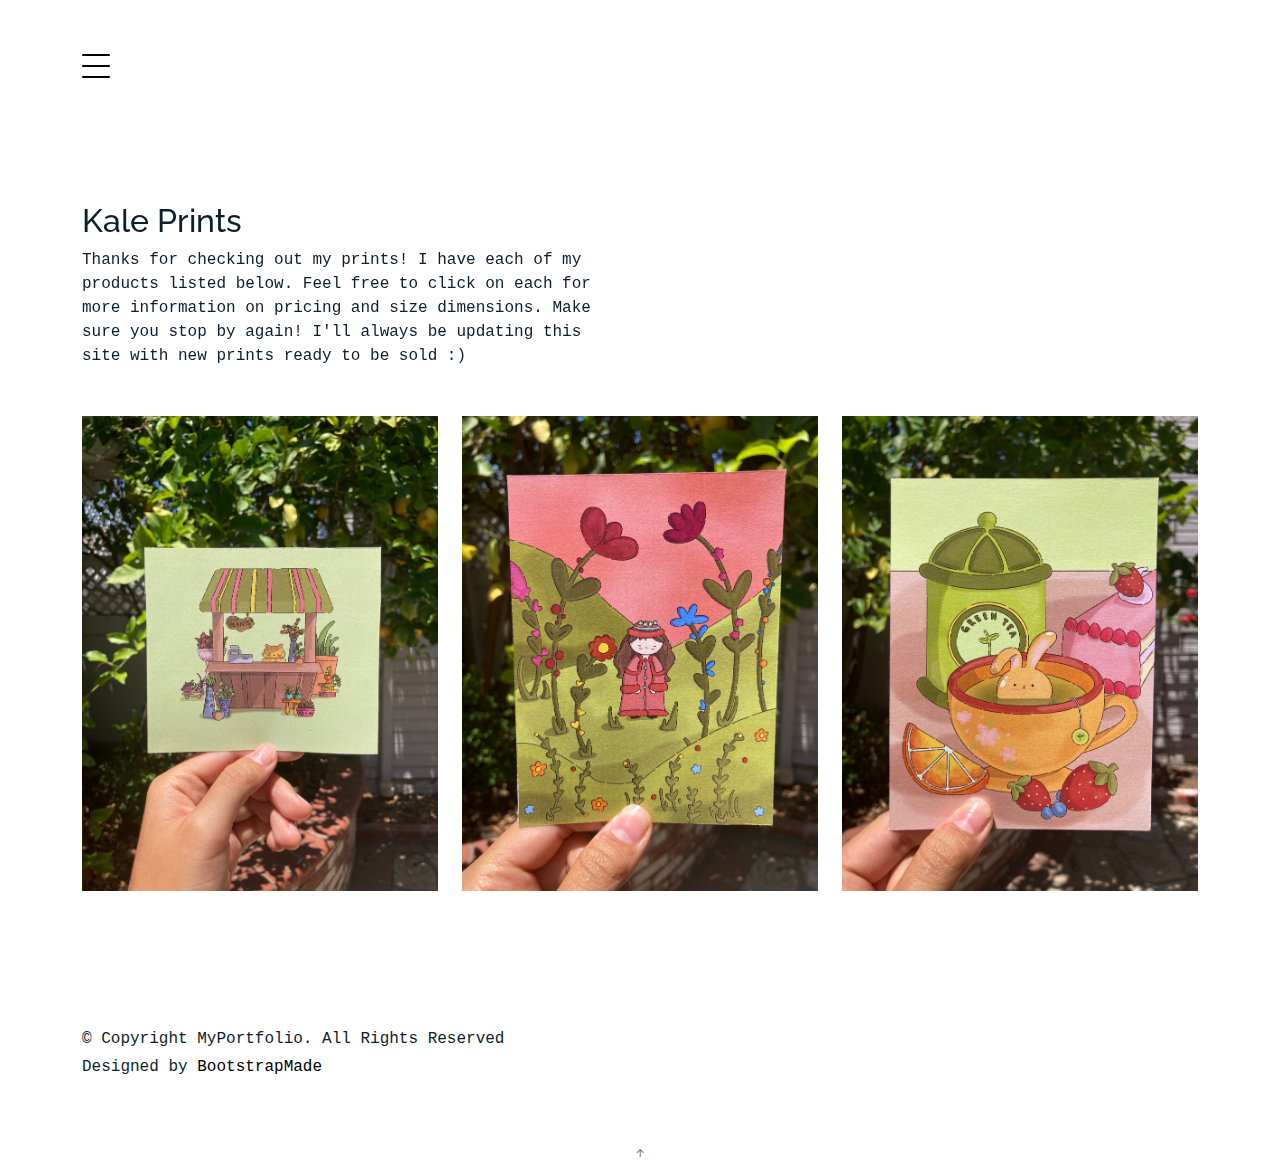
<file: index.html>
<!DOCTYPE html>
<html lang="en">

<head>
  <meta charset="utf-8">
  <meta content="width=device-width, initial-scale=1.0" name="viewport">

  <title>Kale Prints</title>
  <meta content="" name="description">
  <meta content="" name="keywords">

  <!-- Favicons -->
  <link href="assets/img/favicon.png" rel="icon">
  <link href="assets/img/apple-touch-icon.png" rel="apple-touch-icon">

  <!-- Google Fonts -->
  <link href="https://fonts.googleapis.com/css?family=https://fonts.googleapis.com/css?family=Inconsolata:400,500,600,700|Raleway:400,400i,500,500i,600,600i,700,700i" rel="stylesheet">

  <!-- Vendor CSS Files -->
  <link href="assets/vendor/aos/aos.css" rel="stylesheet">
  <link href="assets/vendor/bootstrap/css/bootstrap.min.css" rel="stylesheet">
  <link href="assets/vendor/bootstrap-icons/bootstrap-icons.css" rel="stylesheet">
  <link href="assets/vendor/swiper/swiper-bundle.min.css" rel="stylesheet">

  <!-- Template Main CSS File -->
  <link href="assets/css/style.css" rel="stylesheet">

  <!-- =======================================================
  * Template Name: MyPortfolio - v4.7.0
  * Template URL: https://bootstrapmade.com/myportfolio-bootstrap-portfolio-website-template/
  * Author: BootstrapMade.com
  * License: https://bootstrapmade.com/license/
  ======================================================== -->
</head>

<body>

  <!-- ======= Navbar ======= -->
  <div class="collapse navbar-collapse custom-navmenu" id="main-navbar">
    <div class="container py-2 py-md-5">
      <div class="row align-items-start">
        <div class="col-md-2">
          <ul class="custom-menu">
            <li class="active"><a href="index.html">Home</a></li>
            <li><a href="about.html">About Me</a></li>
            <li><a href="contact.html">Contact</a></li>
	
          </ul>
        </div>
     
        <div class="col-md-4 d-none d-md-block">
          <h3>How to Order</h3>
          <p>DM <b>@kale.prints</b> on Instagram or email <b>kaleprints@gmail.com</b> your order. Payments are made to @kale-prints through Venmo. </p>
       </div>
      </div>

    </div>
  </div>

  <nav class="navbar navbar-light custom-navbar">
    <div class="container">
    
      <a href="#" class="burger" data-bs-toggle="collapse" data-bs-target="#main-navbar">
        <span></span>
      </a>
    </div>
  </nav>

  <main id="main">

    <!-- ======= Works Section ======= -->
    <section class="section site-portfolio">
      <div class="container">
        <div class="row mb-5 align-items-center">
          <div class="col-md-12 col-lg-6 mb-4 mb-lg-0" data-aos="fade-up">
            <h2>Kale Prints</h2>
            <p class="mb-0">Thanks for checking out my prints! I have each of my products listed below. Feel free to click on each for more information on pricing and size dimensions. 
			Make sure you stop by again! I'll always be updating this site with new prints ready to be sold :)</p>
          </div>
        
        </div>
        <div id="portfolio-grid" class="row no-gutter" data-aos="fade-up" data-aos-delay="200">
          <div class="item web col-sm-6 col-md-4 col-lg-4 mb-4">
            <a href="kikis-plants.html" class="item-wrap fancybox">
              <div class="work-info">
                <h3>Kiki's Plants</h3>
              </div>
              <img class="img-fluid" src="kiki.jpg">
            </a>
          </div>
         
          <div class="item branding col-sm-6 col-md-4 col-lg-4 mb-4">
            <a href="flower-fields.html" class="item-wrap fancybox">
              <div class="work-info">
                <h3>Flower Fields</h3>
              </div>
              <img class="img-fluid" src="flower.jpg">
            </a>
          </div>
          <div class="item design col-sm-6 col-md-4 col-lg-4 mb-4">
            <a href="green-tea-spa.html" class="item-wrap fancybox">
              <div class="work-info">
                <h3>Green Tea Spa</h3>
              </div>
              <img class="img-fluid" src="spa.jpg">
            </a>
          </div>
         
        </div>
      </div>
    </section><!-- End  Works Section -->

 

   
  </main><!-- End #main -->

  <!-- ======= Footer ======= -->
  <footer class="footer" role="contentinfo">
    <div class="container">
      <div class="row">
        <div class="col-sm-6">
          <p class="mb-1">&copy; Copyright MyPortfolio. All Rights Reserved</p>
          <div class="credits">
            <!--
            All the links in the footer should remain intact.
            You can delete the links only if you purchased the pro version.
            Licensing information: https://bootstrapmade.com/license/
            Purchase the pro version with working PHP/AJAX contact form: https://bootstrapmade.com/buy/?theme=MyPortfolio
          -->
            Designed by <a href="https://bootstrapmade.com/">BootstrapMade</a>
          </div>
        </div>
       
      </div>
    </div>
  </footer>

  <a href="#" class="back-to-top d-flex align-items-center justify-content-center"><i class="bi bi-arrow-up-short"></i></a>

  <!-- Vendor JS Files -->
  <script src="assets/vendor/aos/aos.js"></script>
  <script src="assets/vendor/bootstrap/js/bootstrap.bundle.min.js"></script>
  <script src="assets/vendor/isotope-layout/isotope.pkgd.min.js"></script>
  <script src="assets/vendor/swiper/swiper-bundle.min.js"></script>
  <script src="assets/vendor/php-email-form/validate.js"></script>

  <!-- Template Main JS File -->
  <script src="assets/js/main.js"></script>

</body>

</html>
</file>
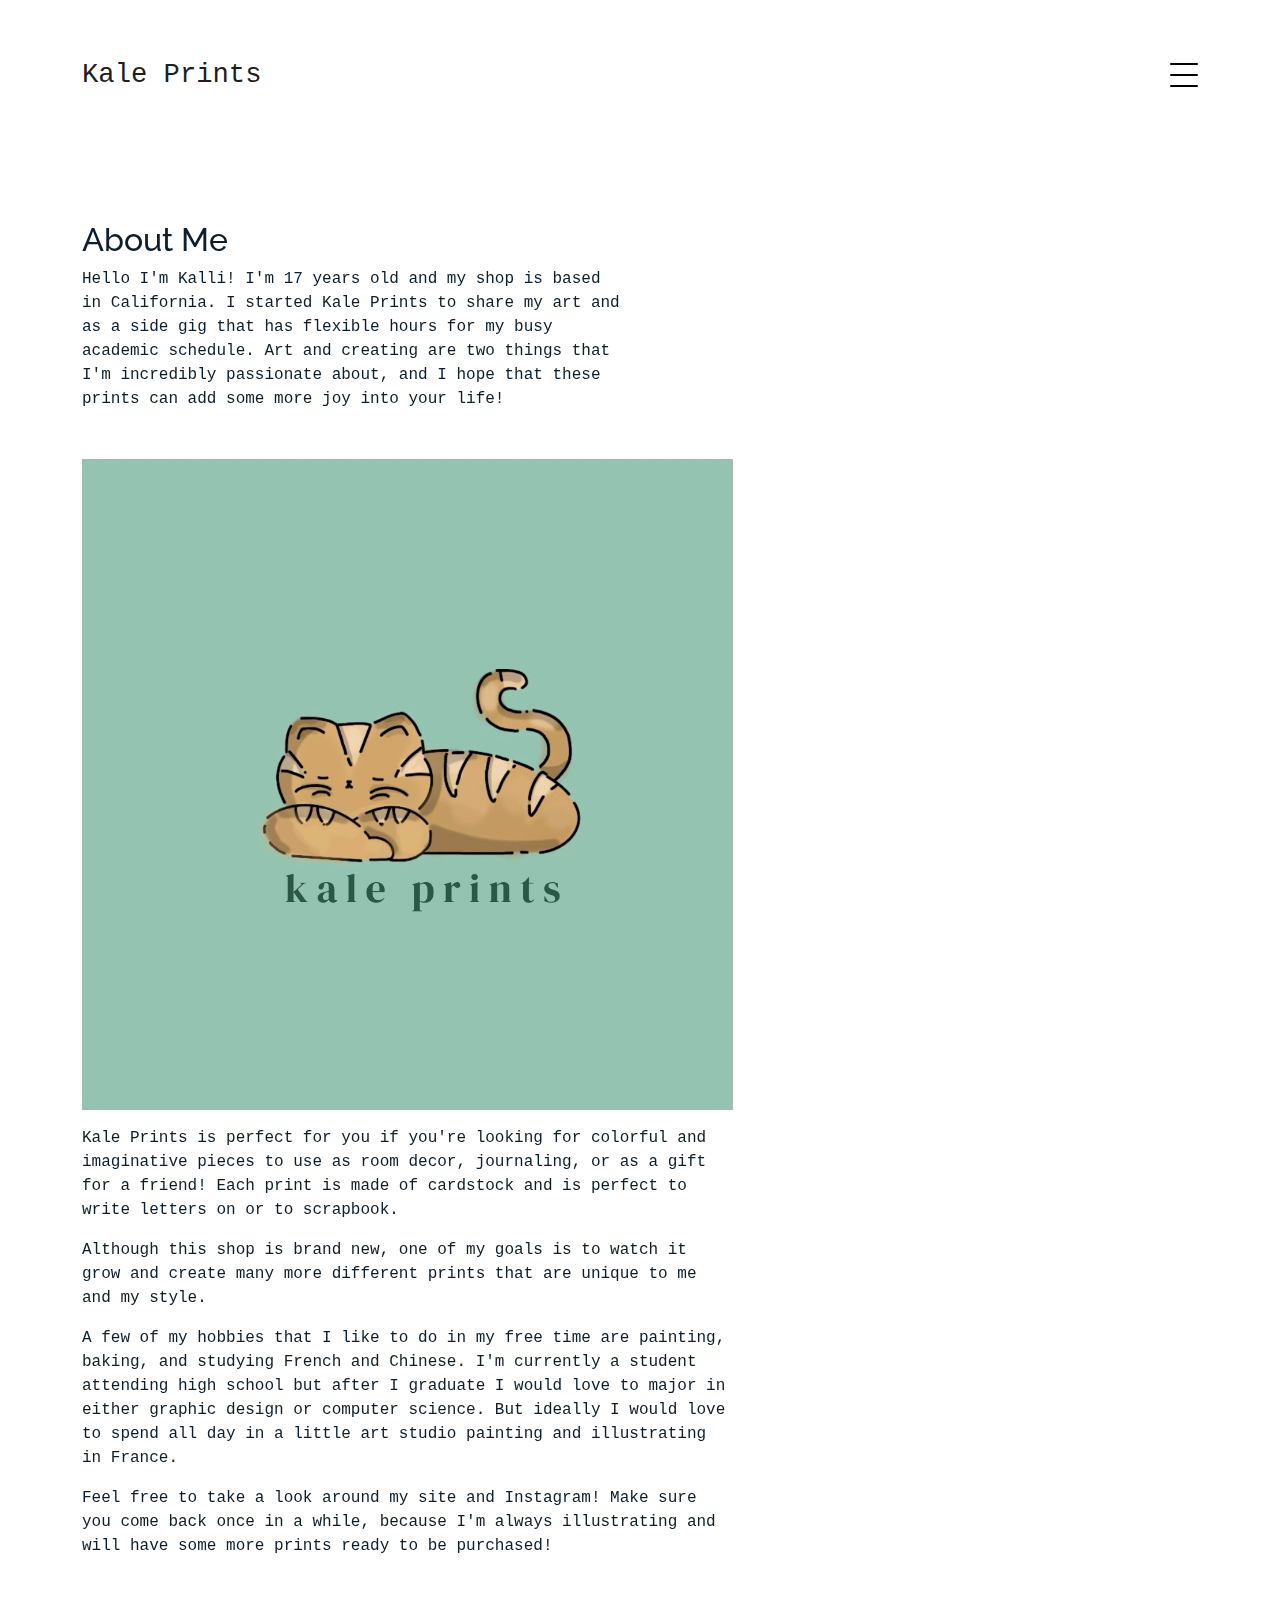
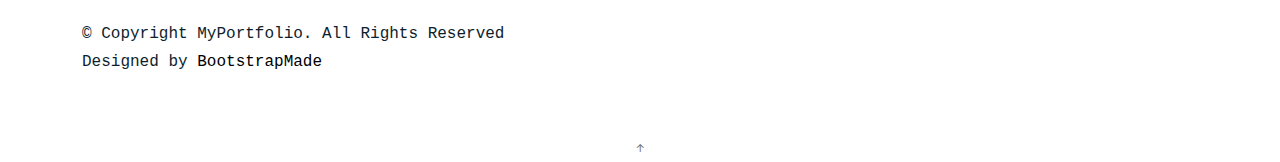
<file: about.html>
<!DOCTYPE html>
<html lang="en">

<head>
  <meta charset="utf-8">
  <meta content="width=device-width, initial-scale=1.0" name="viewport">

  <title>About Me</title>
  <meta content="" name="description">
  <meta content="" name="keywords">

  <!-- Favicons -->
  <link href="assets/img/favicon.png" rel="icon">
  <link href="assets/img/apple-touch-icon.png" rel="apple-touch-icon">

  <!-- Google Fonts -->
  <link href="https://fonts.googleapis.com/css?family=https://fonts.googleapis.com/css?family=Inconsolata:400,500,600,700|Raleway:400,400i,500,500i,600,600i,700,700i" rel="stylesheet">

  <!-- Vendor CSS Files -->
  <link href="assets/vendor/aos/aos.css" rel="stylesheet">
  <link href="assets/vendor/bootstrap/css/bootstrap.min.css" rel="stylesheet">
  <link href="assets/vendor/bootstrap-icons/bootstrap-icons.css" rel="stylesheet">
  <link href="assets/vendor/swiper/swiper-bundle.min.css" rel="stylesheet">

  <!-- Template Main CSS File -->
  <link href="assets/css/style.css" rel="stylesheet">

  <!-- =======================================================
  * Template Name: MyPortfolio - v4.7.0
  * Template URL: https://bootstrapmade.com/myportfolio-bootstrap-portfolio-website-template/
  * Author: BootstrapMade.com
  * License: https://bootstrapmade.com/license/
  ======================================================== -->
</head>

<body>

  <!-- ======= Navbar ======= -->
  <div class="collapse navbar-collapse custom-navmenu" id="main-navbar">
    <div class="container py-2 py-md-5">
      <div class="row align-items-start">
        <div class="col-md-2">
          <ul class="custom-menu">
            <li><a href="index.html">Home</a></li>
            <li class="active"><a href="about.html">About Me</a></li>
            <li><a href="contact.html">Contact</a></li>
			           
          </ul>
        </div>
        <div class="col-md-6 d-none d-md-block  mr-auto">
        
        </div>
       <div class="col-md-4 d-none d-md-block">
          <h3>How to Order</h3>
          <p>DM <b>@kale.prints</b> on Instagram or email <b>kaleprints@gmail.com</b> your order. Payments are made to @kale-prints through Venmo. </p>
       </div>
      </div>

    </div>
  </div>

  <nav class="navbar navbar-light custom-navbar">
    <div class="container">
      <a class="navbar-brand" href="index.html">Kale Prints</a>
      <a href="#" class="burger" data-bs-toggle="collapse" data-bs-target="#main-navbar">
        <span></span>
      </a>
    </div>
  </nav>

  <main id="main">

    <section class="section pb-5">
      <div class="container">
        <div class="row mb-5 align-items-end">
          <div class="col-md-6" data-aos="fade-up">

            <h2>About Me</h2>
            <p class="mb-0">Hello I'm Kalli! I'm 17 years old and my shop is based in California. I started Kale Prints to share my art and as a side gig that has flexible hours
			for my busy academic schedule. Art and creating are two things that I'm incredibly passionate about, and I hope that these prints can add some more joy into your life!</p>
          </div>

        </div>

          <div class="col-md-7 mb-5 mb-md-0" data-aos="fade-up">
            <p><img src="kale.PNG" alt="Image" class="img-fluid"></p>
			<p>Kale Prints is perfect for you if you're looking for colorful and imaginative pieces to use as room decor, journaling, or as a gift for a friend! Each print is made of 
				cardstock and is perfect to write letters on or to scrapbook. </p>
            <p>Although this shop is brand new, one of my goals is to watch it grow and create many more different prints that are unique to me and my style. </p>
            <p>A few of my hobbies that I like to do in my free time are painting, baking, and studying French and Chinese. I'm currently a student attending high school
			but after I graduate I would love to major in either graphic design or computer science. But ideally I would love to spend all day in a little art studio painting and 
			illustrating in France. </p>
            <p>Feel free to take a look around my site and Instagram! Make sure you come back once in a while, because I'm always illustrating and will have some more prints ready to be purchased!</p>
      
       
          </div>

        </div>

      </div>

    </section>

  </main><!-- End #main -->

  <!-- ======= Footer ======= -->
  <footer class="footer" role="contentinfo">
    <div class="container">
      <div class="row">
        <div class="col-sm-6">
          <p class="mb-1">&copy; Copyright MyPortfolio. All Rights Reserved</p>
          <div class="credits">
            <!--
            All the links in the footer should remain intact.
            You can delete the links only if you purchased the pro version.
            Licensing information: https://bootstrapmade.com/license/
            Purchase the pro version with working PHP/AJAX contact form: https://bootstrapmade.com/buy/?theme=MyPortfolio
          -->
            Designed by <a href="https://bootstrapmade.com/">BootstrapMade</a>
          </div>
        </div>
       
      </div>
    </div>
  </footer>

  <a href="#" class="back-to-top d-flex align-items-center justify-content-center"><i class="bi bi-arrow-up-short"></i></a>

  <!-- Vendor JS Files -->
  <script src="assets/vendor/aos/aos.js"></script>
  <script src="assets/vendor/bootstrap/js/bootstrap.bundle.min.js"></script>
  <script src="assets/vendor/isotope-layout/isotope.pkgd.min.js"></script>
  <script src="assets/vendor/swiper/swiper-bundle.min.js"></script>
  <script src="assets/vendor/php-email-form/validate.js"></script>

  <!-- Template Main JS File -->
  <script src="assets/js/main.js"></script>

</body>

</html>
</file>
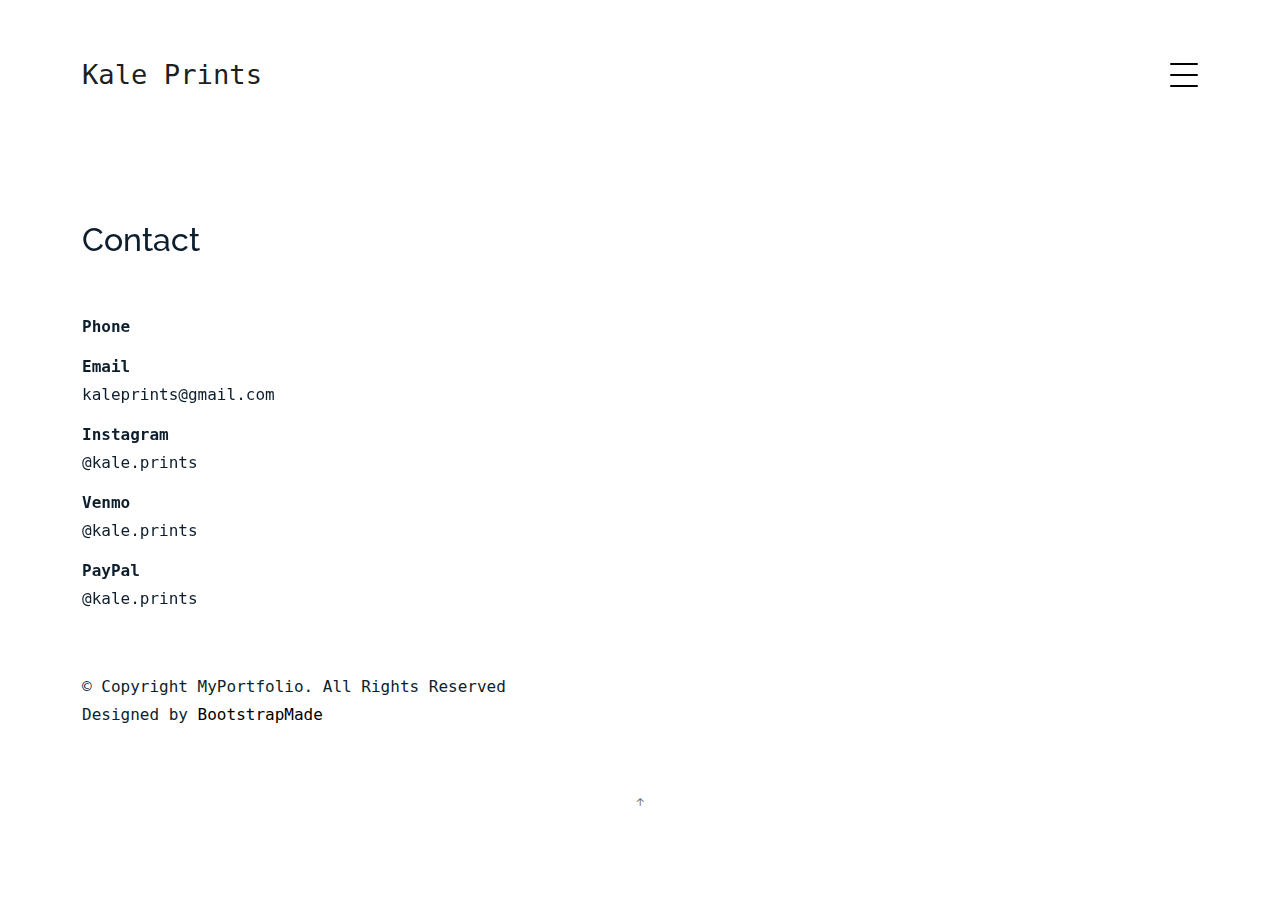
<file: contact.html>
<!DOCTYPE html>
<html lang="en">

<head>
  <meta charset="utf-8">
  <meta content="width=device-width, initial-scale=1.0" name="viewport">

  <title>Contact</title>
  <meta content="" name="description">
  <meta content="" name="keywords">

  <!-- Favicons -->
  <link href="assets/img/favicon.png" rel="icon">
  <link href="assets/img/apple-touch-icon.png" rel="apple-touch-icon">

  <!-- Google Fonts -->
  <link href="https://fonts.googleapis.com/css?family=https://fonts.googleapis.com/css?family=Inconsolata:400,500,600,700|Raleway:400,400i,500,500i,600,600i,700,700i" rel="stylesheet">

  <!-- Vendor CSS Files -->
  <link href="assets/vendor/aos/aos.css" rel="stylesheet">
  <link href="assets/vendor/bootstrap/css/bootstrap.min.css" rel="stylesheet">
  <link href="assets/vendor/bootstrap-icons/bootstrap-icons.css" rel="stylesheet">
  <link href="assets/vendor/swiper/swiper-bundle.min.css" rel="stylesheet">

  <!-- Template Main CSS File -->
  <link href="assets/css/style.css" rel="stylesheet">

  <!-- =======================================================
  * Template Name: MyPortfolio - v4.7.0
  * Template URL: https://bootstrapmade.com/myportfolio-bootstrap-portfolio-website-template/
  * Author: BootstrapMade.com
  * License: https://bootstrapmade.com/license/
  ======================================================== -->
</head>

<body>

  <!-- ======= Navbar ======= -->
  <div class="collapse navbar-collapse custom-navmenu" id="main-navbar">
    <div class="container py-2 py-md-5">
      <div class="row align-items-start">
        <div class="col-md-2">
          <ul class="custom-menu">
            <li><a href="index.html">Home</a></li>
            <li><a href="about.html">About Me</a></li>
            <li class="active"><a href="contact.html">Contact</a></li>
		
          </ul>
        </div>

        <div class="col-md-4 d-none d-md-block">
          <h3>How to Order</h3>
          <p>DM <b>@kale.prints</b> on Instagram or email <b>kaleprints@gmail.com</b> your order. Payments are made to @kale-prints through Venmo. </p>
       </div>
      </div>

    </div>
  </div>

  <nav class="navbar navbar-light custom-navbar">
    <div class="container">
      <a class="navbar-brand" href="index.html">Kale Prints</a>
      <a href="#" class="burger" data-bs-toggle="collapse" data-bs-target="#main-navbar">
        <span></span>
      </a>
    </div>
  </nav>

  <main id="main">

    <section class="section pb-5">
      <div class="container">

        <div class="row mb-5 align-items-end">
          <div class="col-md-6" data-aos="fade-up">
            <h2>Contact</h2>
            <p class="mb-0"> 
            </p>
          </div>

        </div>

      

          <div class="col-md-4 ml-auto order-2" data-aos="fade-up">
            <ul class="list-unstyled">
              <li class="mb-3">
                <strong class="d-block mb-1">Phone</strong>
              </li>
              <li class="mb-3">
                <strong class="d-block mb-1">Email</strong>
                <span>kaleprints@gmail.com</span>
              </li>
			  <li class="mb-3">
                <strong class="d-block mb-1">Instagram</strong>
                <span>@kale.prints</span>
              </li>
			  <li class="mb-3">
                <strong class="d-block mb-1">Venmo</strong>
                <span>@kale.prints</span>
              </li>
			  <li class="mb-3">
                <strong class="d-block mb-1">PayPal</strong>
                <span>@kale.prints</span>
              </li>
            </ul>
          </div>

        </div>

      </div>

    </section>

  </main><!-- End #main -->

  <!-- ======= Footer ======= -->
  <footer class="footer" role="contentinfo">
    <div class="container">
      <div class="row">
        <div class="col-sm-6">
          <p class="mb-1">&copy; Copyright MyPortfolio. All Rights Reserved</p>
          <div class="credits">
            <!--
            All the links in the footer should remain intact.
            You can delete the links only if you purchased the pro version.
            Licensing information: https://bootstrapmade.com/license/
            Purchase the pro version with working PHP/AJAX contact form: https://bootstrapmade.com/buy/?theme=MyPortfolio
          -->
            Designed by <a href="https://bootstrapmade.com/">BootstrapMade</a>
          </div>
        </div>
       
      </div>
    </div>
  </footer>

  <a href="#" class="back-to-top d-flex align-items-center justify-content-center"><i class="bi bi-arrow-up-short"></i></a>

  <!-- Vendor JS Files -->
  <script src="assets/vendor/aos/aos.js"></script>
  <script src="assets/vendor/bootstrap/js/bootstrap.bundle.min.js"></script>
  <script src="assets/vendor/isotope-layout/isotope.pkgd.min.js"></script>
  <script src="assets/vendor/swiper/swiper-bundle.min.js"></script>
  <script src="assets/vendor/php-email-form/validate.js"></script>

  <!-- Template Main JS File -->
  <script src="assets/js/main.js"></script>

</body>

</html>
</file>
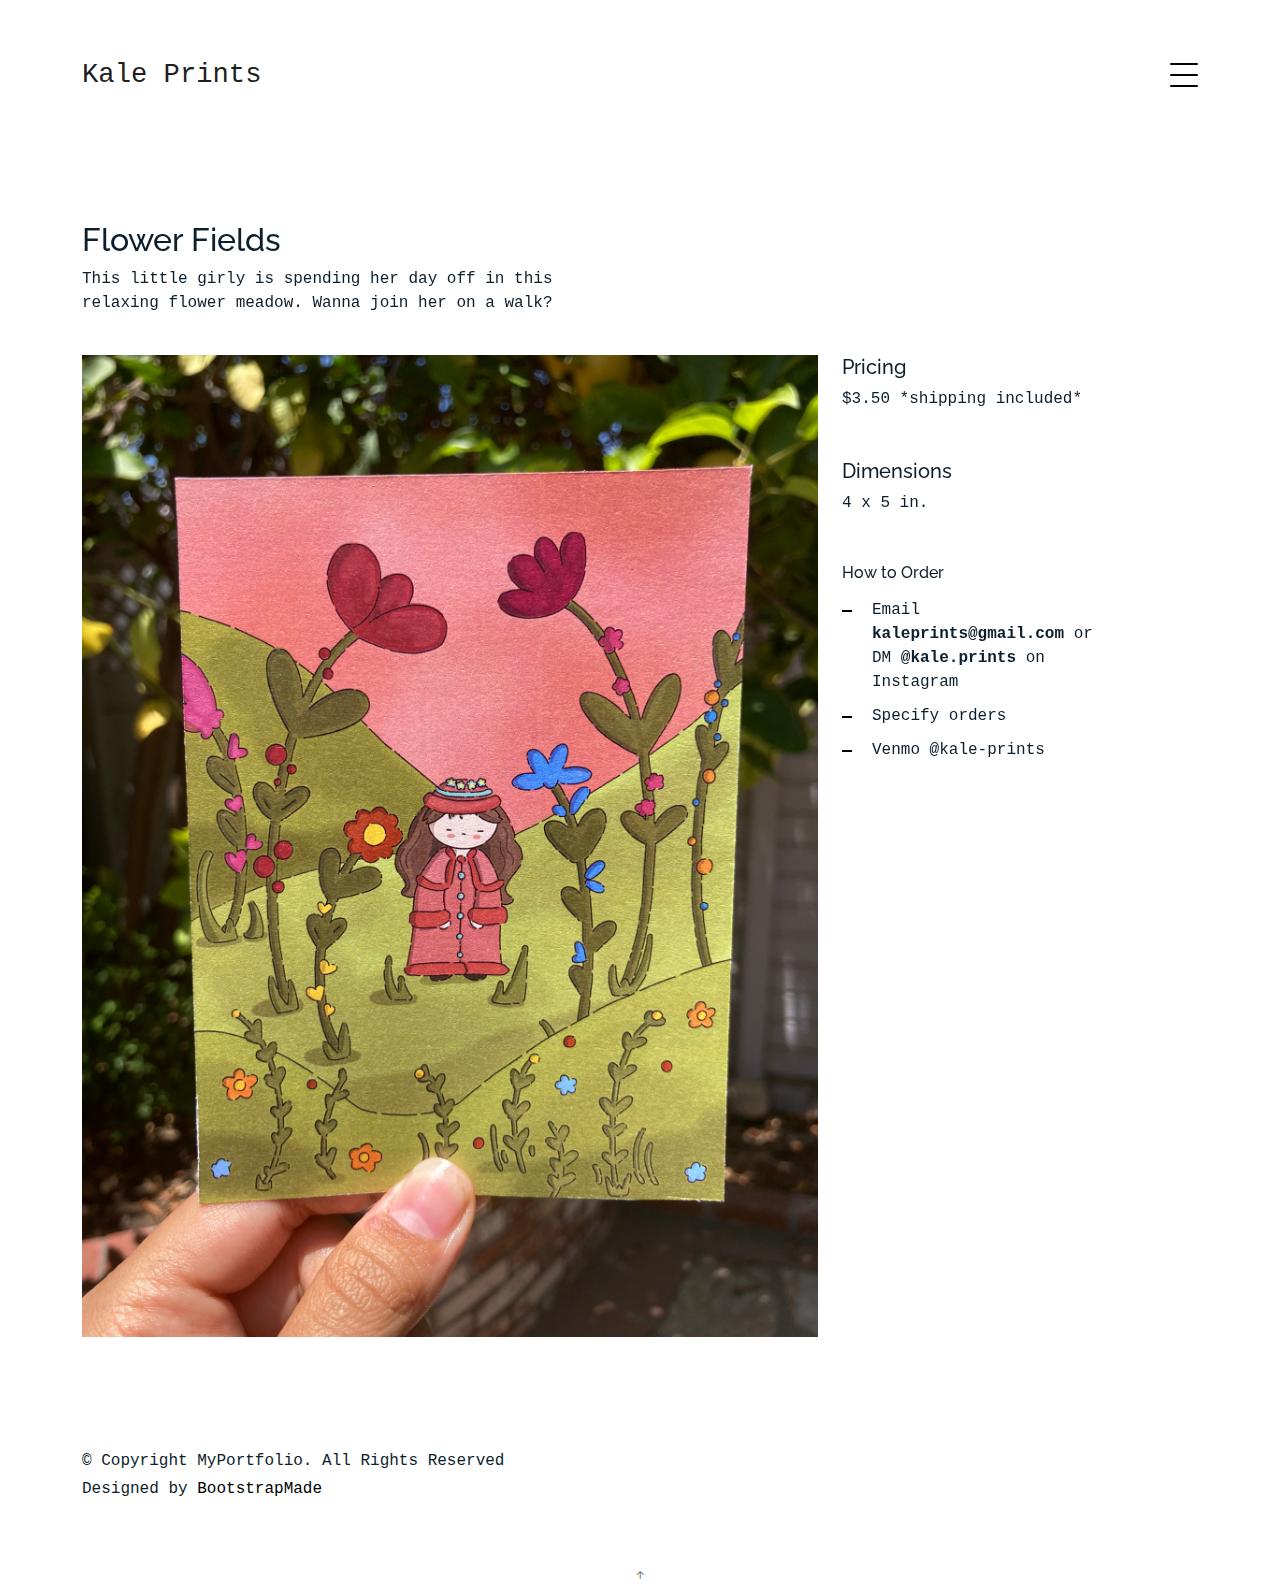
<file: flower-fields.html>
<!DOCTYPE html>
<html lang="en">

<head>
  <meta charset="utf-8">
  <meta content="width=device-width, initial-scale=1.0" name="viewport">

  <title>Kiki's Plants</title>
  <meta content="" name="description">
  <meta content="" name="keywords">

  <!-- Favicons -->
  <link href="assets/img/favicon.png" rel="icon">
  <link href="assets/img/apple-touch-icon.png" rel="apple-touch-icon">

  <!-- Google Fonts -->
  <link href="https://fonts.googleapis.com/css?family=https://fonts.googleapis.com/css?family=Inconsolata:400,500,600,700|Raleway:400,400i,500,500i,600,600i,700,700i" rel="stylesheet">

  <!-- Vendor CSS Files -->
  <link href="assets/vendor/aos/aos.css" rel="stylesheet">
  <link href="assets/vendor/bootstrap/css/bootstrap.min.css" rel="stylesheet">
  <link href="assets/vendor/bootstrap-icons/bootstrap-icons.css" rel="stylesheet">
  <link href="assets/vendor/swiper/swiper-bundle.min.css" rel="stylesheet">

  <!-- Template Main CSS File -->
  <link href="assets/css/style.css" rel="stylesheet">

  <!-- =======================================================
  * Template Name: MyPortfolio - v4.7.0
  * Template URL: https://bootstrapmade.com/myportfolio-bootstrap-portfolio-website-template/
  * Author: BootstrapMade.com
  * License: https://bootstrapmade.com/license/
  ======================================================== -->
</head>

<body>

  <!-- ======= Navbar ======= -->
  <div class="collapse navbar-collapse custom-navmenu" id="main-navbar">
    <div class="container py-2 py-md-5">
      <div class="row align-items-start">
        <div class="col-md-2">
          <ul class="custom-menu">
            <li><a href="index.html">Home</a></li>
            <li><a href="about.html">About Me</a></li>
            <li><a href="contact.html">Contact</a></li>
	
          </ul>
        </div>
      
        <div class="col-md-4 d-none d-md-block">
          <h3>How to Order</h3>
          <p>DM <b>@kale.prints</b> on Instagram or email <b>kaleprints@gmail.com</b> your order. Payments are made to @kale-prints through Venmo. </p>
       </div>
      </div>

    </div>
  </div>

  <nav class="navbar navbar-light custom-navbar">
    <div class="container">
      <a class="navbar-brand" href="index.html">Kale Prints</a>
      <a href="#" class="burger" data-bs-toggle="collapse" data-bs-target="#main-navbar">
        <span></span>
      </a>
    </div>
  </nav>

  <main id="main">

    <section class="section">
      <div class="container">
        <div class="row mb-4 align-items-center">
          <div class="col-md-6" data-aos="fade-up">
            <h2>Flower Fields</h2>
            <p>This little girly is spending her day off in this relaxing flower meadow. Wanna join her on a walk? </p>
          </div>
        </div>
      </div>

      <div class="site-section pb-0">
        <div class="container">
          <div class="row align-items-stretch">
            <div class="col-md-8" data-aos="fade-up">
              <img src="flower.jpg" alt="Image" class="img-fluid">
            </div>
            <div class="col-md-3 ml-auto" data-aos="fade-up" data-aos-delay="100">
              <div class="sticky-content">
                <h3 class="h3">Pricing</h3>

                <div class="mb-5">
                  <p>$3.50 *shipping included* </p>
                </div>
				
				<h3 class = "h3"> Dimensions </h3>
				 <div class="mb-5">
                  <p>4 x 5 in. </p>
                </div>

                <h4 class="h4 mb-3">How to Order</h4>
                <ul class="list-unstyled list-line mb-5">
                  <li>Email <b>kaleprints@gmail.com </b>or DM <b>@kale.prints</b> on Instagram</li>
                  <li>Specify orders</li>
                  <li>Venmo @kale-prints </li>
                </ul>

          
              </div>
            </div>
          </div>
        </div>
    </section>

   

 
    </section><!-- End Testimonials Section -->

  </main><!-- End #main -->

  <!-- ======= Footer ======= -->
  <footer class="footer" role="contentinfo">
    <div class="container">
      <div class="row">
        <div class="col-sm-6">
          <p class="mb-1">&copy; Copyright MyPortfolio. All Rights Reserved</p>
          <div class="credits">
            <!--
            All the links in the footer should remain intact.
            You can delete the links only if you purchased the pro version.
            Licensing information: https://bootstrapmade.com/license/
            Purchase the pro version with working PHP/AJAX contact form: https://bootstrapmade.com/buy/?theme=MyPortfolio
          -->
            Designed by <a href="https://bootstrapmade.com/">BootstrapMade</a>
          </div>
        </div>
      
      </div>
    </div>
  </footer>

  <a href="#" class="back-to-top d-flex align-items-center justify-content-center"><i class="bi bi-arrow-up-short"></i></a>

  <!-- Vendor JS Files -->
  <script src="assets/vendor/aos/aos.js"></script>
  <script src="assets/vendor/bootstrap/js/bootstrap.bundle.min.js"></script>
  <script src="assets/vendor/isotope-layout/isotope.pkgd.min.js"></script>
  <script src="assets/vendor/swiper/swiper-bundle.min.js"></script>
  <script src="assets/vendor/php-email-form/validate.js"></script>

  <!-- Template Main JS File -->
  <script src="assets/js/main.js"></script>

</body>

</html>
</file>
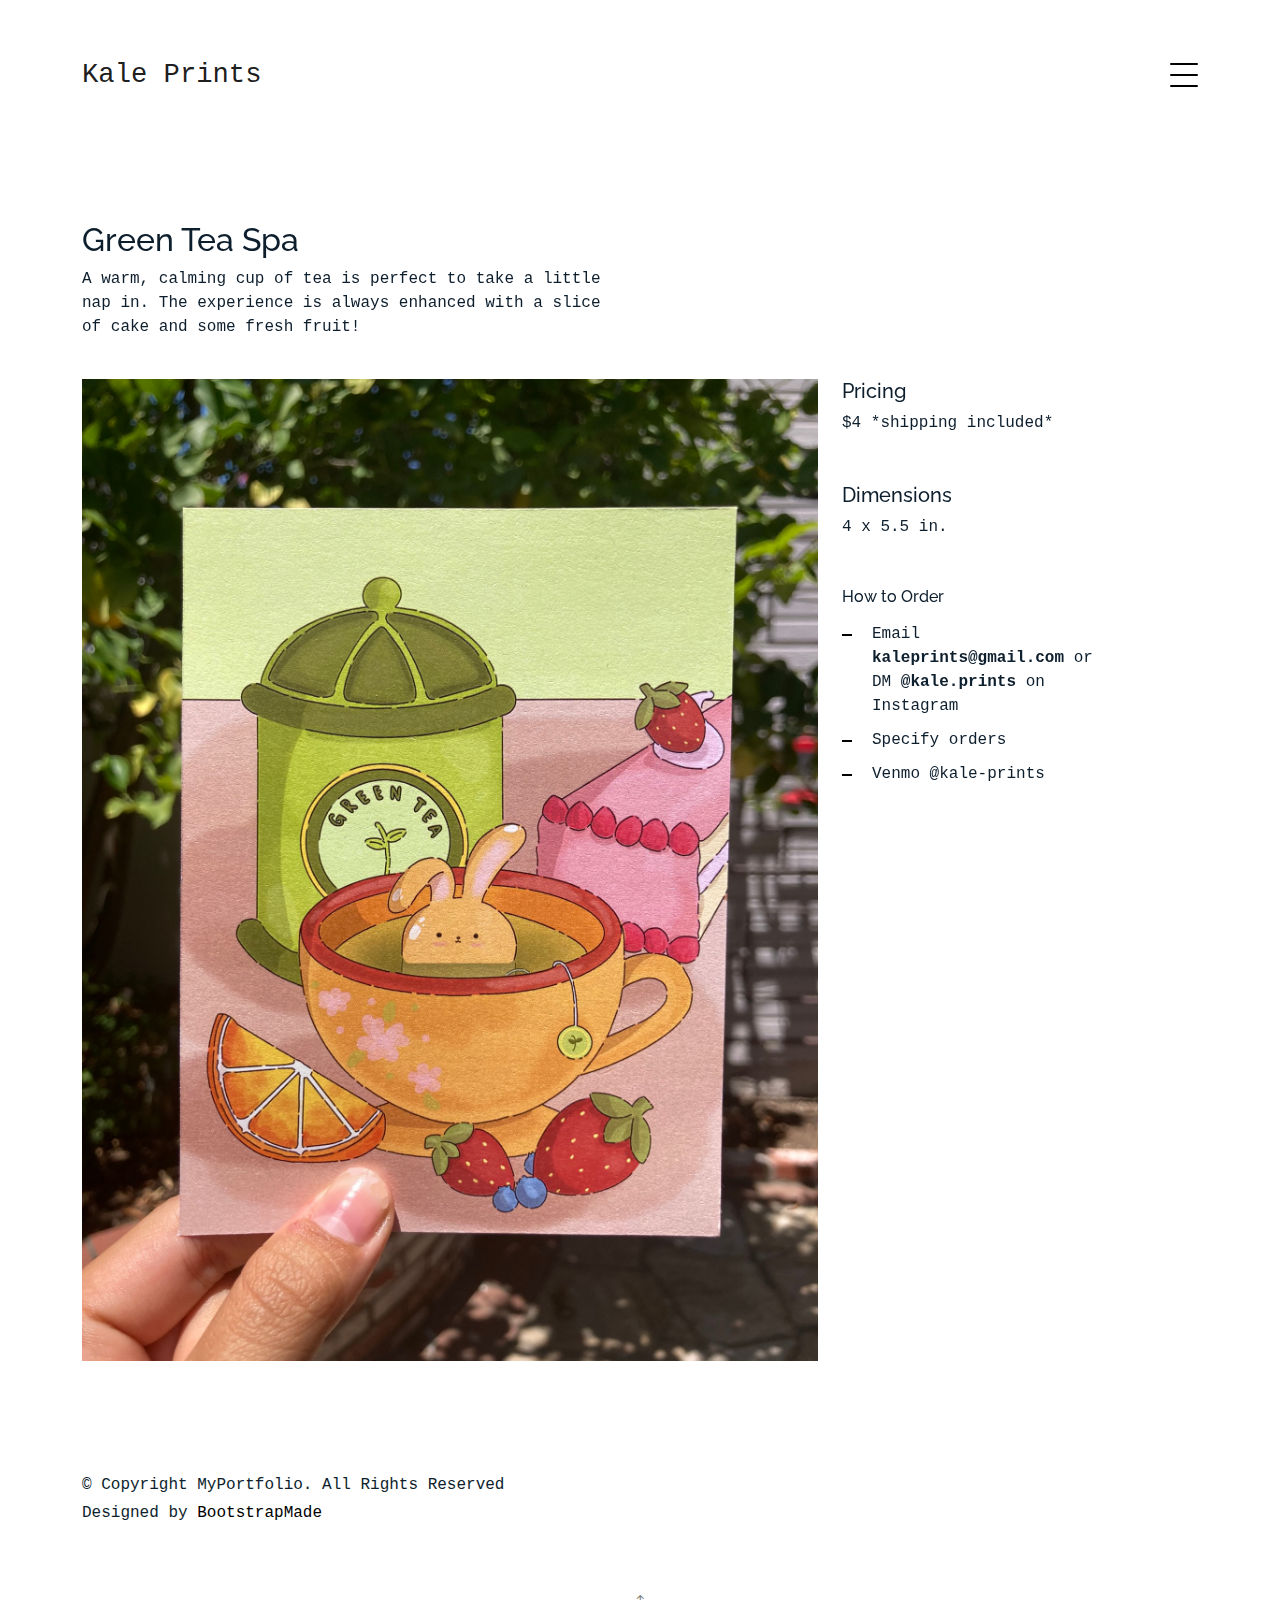
<file: green-tea-spa.html>
<!DOCTYPE html>
<html lang="en">

<head>
  <meta charset="utf-8">
  <meta content="width=device-width, initial-scale=1.0" name="viewport">

  <title>Kiki's Plants</title>
  <meta content="" name="description">
  <meta content="" name="keywords">

  <!-- Favicons -->
  <link href="assets/img/favicon.png" rel="icon">
  <link href="assets/img/apple-touch-icon.png" rel="apple-touch-icon">

  <!-- Google Fonts -->
  <link href="https://fonts.googleapis.com/css?family=https://fonts.googleapis.com/css?family=Inconsolata:400,500,600,700|Raleway:400,400i,500,500i,600,600i,700,700i" rel="stylesheet">

  <!-- Vendor CSS Files -->
  <link href="assets/vendor/aos/aos.css" rel="stylesheet">
  <link href="assets/vendor/bootstrap/css/bootstrap.min.css" rel="stylesheet">
  <link href="assets/vendor/bootstrap-icons/bootstrap-icons.css" rel="stylesheet">
  <link href="assets/vendor/swiper/swiper-bundle.min.css" rel="stylesheet">

  <!-- Template Main CSS File -->
  <link href="assets/css/style.css" rel="stylesheet">

  <!-- =======================================================
  * Template Name: MyPortfolio - v4.7.0
  * Template URL: https://bootstrapmade.com/myportfolio-bootstrap-portfolio-website-template/
  * Author: BootstrapMade.com
  * License: https://bootstrapmade.com/license/
  ======================================================== -->
</head>

<body>

  <!-- ======= Navbar ======= -->
  <div class="collapse navbar-collapse custom-navmenu" id="main-navbar">
    <div class="container py-2 py-md-5">
      <div class="row align-items-start">
        <div class="col-md-2">
          <ul class="custom-menu">
            <li><a href="index.html">Home</a></li>
            <li><a href="about.html">About Me</a></li>
            <li><a href="contact.html">Contact</a></li>
		
          </ul>
        </div>
      
        <div class="col-md-4 d-none d-md-block">
          <h3>How to Order</h3>
          <p>DM <b>@kale.prints</b> on Instagram or email <b>kaleprints@gmail.com</b> your order. Payments are made to @kale-prints through Venmo. </p>
       </div>
      </div>

    </div>
  </div>

  <nav class="navbar navbar-light custom-navbar">
    <div class="container">
      <a class="navbar-brand" href="index.html">Kale Prints</a>
      <a href="#" class="burger" data-bs-toggle="collapse" data-bs-target="#main-navbar">
        <span></span>
      </a>
    </div>
  </nav>

  <main id="main">

    <section class="section">
      <div class="container">
        <div class="row mb-4 align-items-center">
          <div class="col-md-6" data-aos="fade-up">
            <h2>Green Tea Spa</h2>
            <p> A warm, calming cup of tea is perfect to take a little nap in. The experience is always enhanced with a slice of cake and some fresh fruit!</p>
          </div>
        </div>
      </div>

      <div class="site-section pb-0">
        <div class="container">
          <div class="row align-items-stretch">
            <div class="col-md-8" data-aos="fade-up">
              <img src="spa.jpg" alt="Image" class="img-fluid">
            </div>
            <div class="col-md-3 ml-auto" data-aos="fade-up" data-aos-delay="100">
              <div class="sticky-content">
                <h3 class="h3">Pricing</h3>

                <div class="mb-5">
                  <p>$4 *shipping included* </p>
                </div>
				
				<h3 class = "h3"> Dimensions </h3>
				 <div class="mb-5">
                  <p>4 x 5.5 in. </p>
                </div>

                <h4 class="h4 mb-3">How to Order</h4>
                <ul class="list-unstyled list-line mb-5">
                  <li>Email <b>kaleprints@gmail.com </b>or DM <b>@kale.prints</b> on Instagram</li>
                  <li>Specify orders</li>
                  <li>Venmo @kale-prints </li>
                </ul>

          
              </div>
            </div>
          </div>
        </div>
    </section>

   

 
    </section><!-- End Testimonials Section -->

  </main><!-- End #main -->

  <!-- ======= Footer ======= -->
  <footer class="footer" role="contentinfo">
    <div class="container">
      <div class="row">
        <div class="col-sm-6">
          <p class="mb-1">&copy; Copyright MyPortfolio. All Rights Reserved</p>
          <div class="credits">
            <!--
            All the links in the footer should remain intact.
            You can delete the links only if you purchased the pro version.
            Licensing information: https://bootstrapmade.com/license/
            Purchase the pro version with working PHP/AJAX contact form: https://bootstrapmade.com/buy/?theme=MyPortfolio
          -->
            Designed by <a href="https://bootstrapmade.com/">BootstrapMade</a>
          </div>
        </div>
      
      </div>
    </div>
  </footer>

  <a href="#" class="back-to-top d-flex align-items-center justify-content-center"><i class="bi bi-arrow-up-short"></i></a>

  <!-- Vendor JS Files -->
  <script src="assets/vendor/aos/aos.js"></script>
  <script src="assets/vendor/bootstrap/js/bootstrap.bundle.min.js"></script>
  <script src="assets/vendor/isotope-layout/isotope.pkgd.min.js"></script>
  <script src="assets/vendor/swiper/swiper-bundle.min.js"></script>
  <script src="assets/vendor/php-email-form/validate.js"></script>

  <!-- Template Main JS File -->
  <script src="assets/js/main.js"></script>

</body>

</html>
</file>
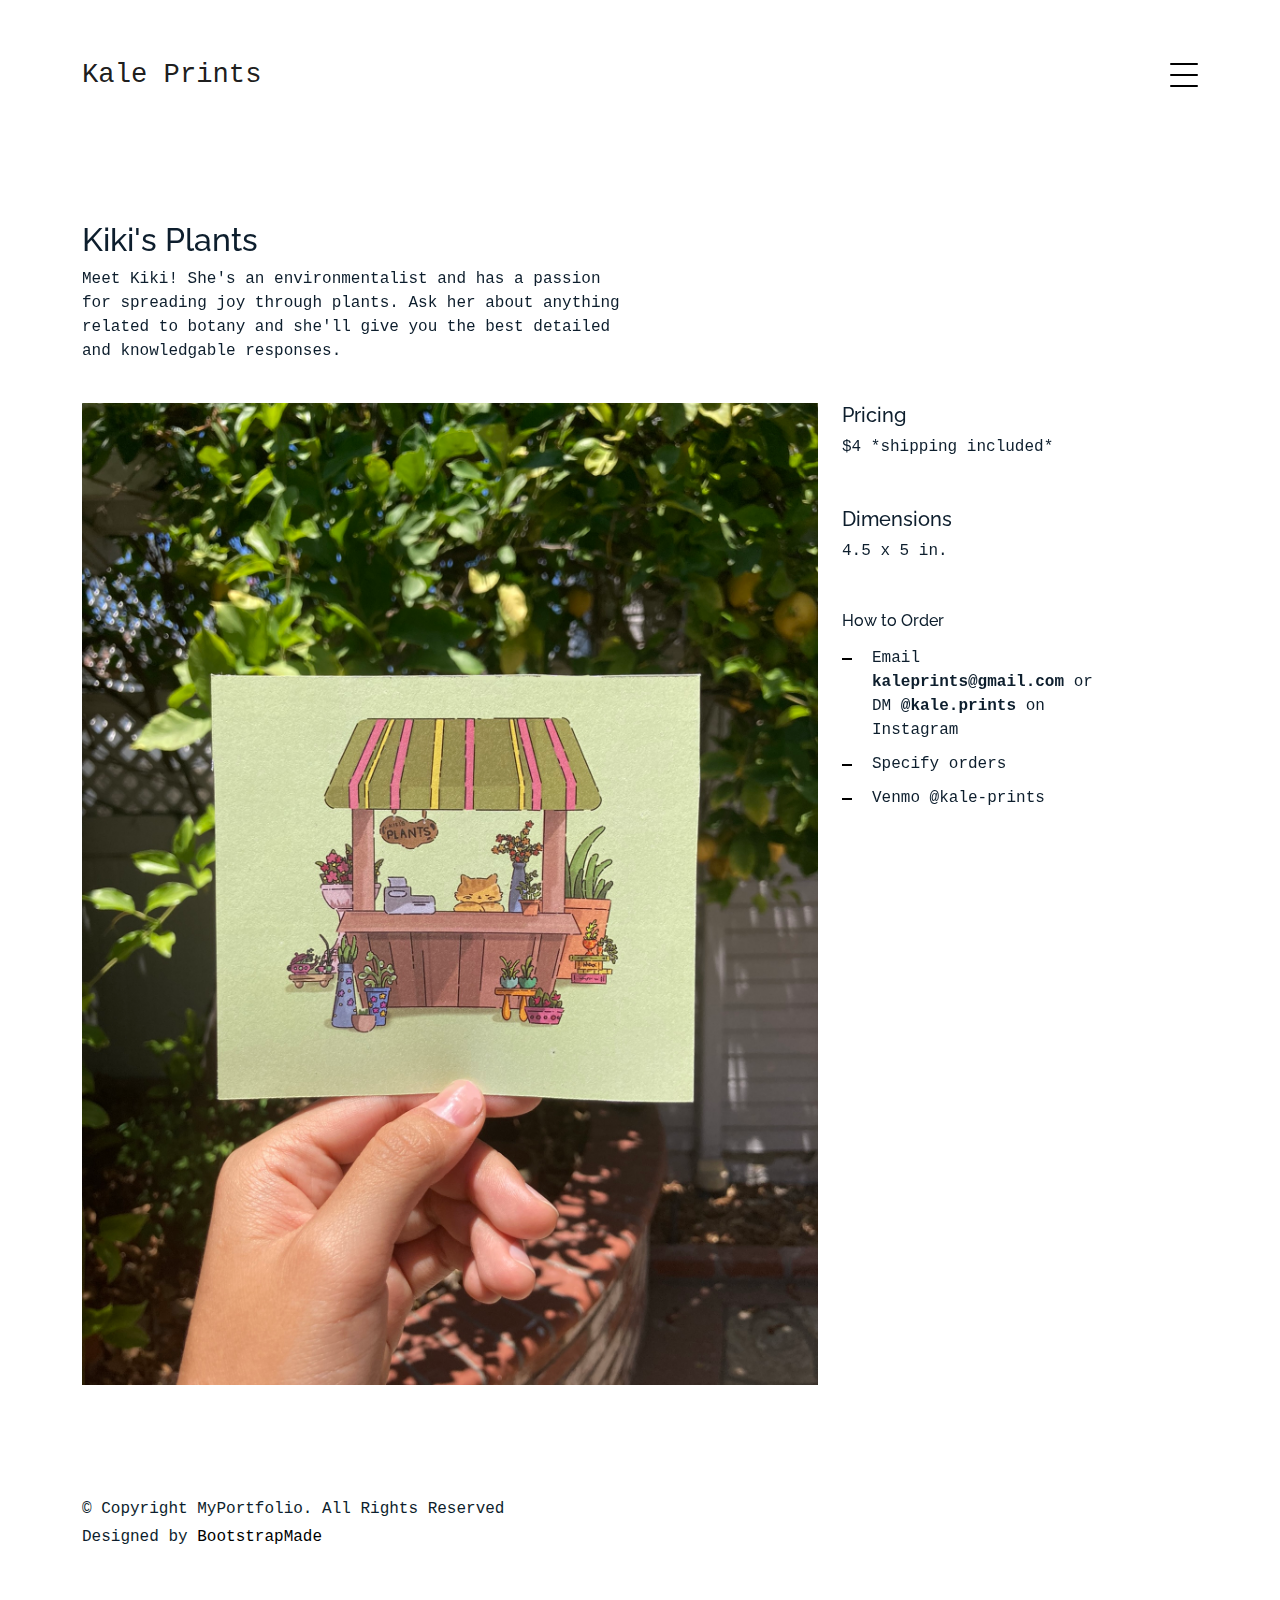
<file: kikis-plants.html>
<!DOCTYPE html>
<html lang="en">

<head>
  <meta charset="utf-8">
  <meta content="width=device-width, initial-scale=1.0" name="viewport">

  <title>Kiki's Plants</title>
  <meta content="" name="description">
  <meta content="" name="keywords">

  <!-- Favicons -->
  <link href="assets/img/favicon.png" rel="icon">
  <link href="assets/img/apple-touch-icon.png" rel="apple-touch-icon">

  <!-- Google Fonts -->
  <link href="https://fonts.googleapis.com/css?family=https://fonts.googleapis.com/css?family=Inconsolata:400,500,600,700|Raleway:400,400i,500,500i,600,600i,700,700i" rel="stylesheet">

  <!-- Vendor CSS Files -->
  <link href="assets/vendor/aos/aos.css" rel="stylesheet">
  <link href="assets/vendor/bootstrap/css/bootstrap.min.css" rel="stylesheet">
  <link href="assets/vendor/bootstrap-icons/bootstrap-icons.css" rel="stylesheet">
  <link href="assets/vendor/swiper/swiper-bundle.min.css" rel="stylesheet">

  <!-- Template Main CSS File -->
  <link href="assets/css/style.css" rel="stylesheet">

  <!-- =======================================================
  * Template Name: MyPortfolio - v4.7.0
  * Template URL: https://bootstrapmade.com/myportfolio-bootstrap-portfolio-website-template/
  * Author: BootstrapMade.com
  * License: https://bootstrapmade.com/license/
  ======================================================== -->
</head>

<body>

  <!-- ======= Navbar ======= -->
  <div class="collapse navbar-collapse custom-navmenu" id="main-navbar">
    <div class="container py-2 py-md-5">
      <div class="row align-items-start">
        <div class="col-md-2">
          <ul class="custom-menu">
            <li><a href="index.html">Home</a></li>
            <li><a href="about.html">About Me</a></li>
            <li><a href="contact.html">Contact</a></li>
		
          </ul>
        </div>
      
        <div class="col-md-4 d-none d-md-block">
          <h3>How to Order</h3>
          <p>DM <b>@kale.prints</b> on Instagram or email <b>kaleprints@gmail.com</b> your order. Payments are made to @kale-prints through Venmo. </p>
       </div>
      </div>

    </div>
  </div>

  <nav class="navbar navbar-light custom-navbar">
    <div class="container">
      <a class="navbar-brand" href="index.html">Kale Prints</a>
      <a href="#" class="burger" data-bs-toggle="collapse" data-bs-target="#main-navbar">
        <span></span>
      </a>
    </div>
  </nav>

  <main id="main">

    <section class="section">
      <div class="container">
        <div class="row mb-4 align-items-center">
          <div class="col-md-6" data-aos="fade-up">
            <h2>Kiki's Plants</h2>
            <p>Meet Kiki! She's an environmentalist and has a passion for spreading joy through plants. Ask her about anything related to botany and she'll give you
				the best detailed and knowledgable responses. </p>
          </div>
        </div>
      </div>

      <div class="site-section pb-0">
        <div class="container">
          <div class="row align-items-stretch">
            <div class="col-md-8" data-aos="fade-up">
              <img src="kiki.jpg" alt="Image" class="img-fluid">
            </div>
            <div class="col-md-3 ml-auto" data-aos="fade-up" data-aos-delay="100">
              <div class="sticky-content">
                <h3 class="h3">Pricing</h3>

                <div class="mb-5">
                  <p>$4 *shipping included* </p>
                </div>
				
				<h3 class = "h3"> Dimensions </h3>
				 <div class="mb-5">
                  <p>4.5 x 5 in. </p>
                </div>

                <h4 class="h4 mb-3">How to Order</h4>
                <ul class="list-unstyled list-line mb-5">
                  <li>Email <b>kaleprints@gmail.com </b>or DM <b>@kale.prints</b> on Instagram</li>
                  <li>Specify orders</li>
                  <li>Venmo @kale-prints</li>
                </ul>

          
              </div>
            </div>
          </div>
        </div>
    </section>

   

 
    </section><!-- End Testimonials Section -->

  </main><!-- End #main -->

  <!-- ======= Footer ======= -->
  <footer class="footer" role="contentinfo">
    <div class="container">
      <div class="row">
        <div class="col-sm-6">
          <p class="mb-1">&copy; Copyright MyPortfolio. All Rights Reserved</p>
          <div class="credits">
            <!--
            All the links in the footer should remain intact.
            You can delete the links only if you purchased the pro version.
            Licensing information: https://bootstrapmade.com/license/
            Purchase the pro version with working PHP/AJAX contact form: https://bootstrapmade.com/buy/?theme=MyPortfolio
          -->
            Designed by <a href="https://bootstrapmade.com/">BootstrapMade</a>
          </div>
        </div>
      
      </div>
    </div>
  </footer>

  <a href="#" class="back-to-top d-flex align-items-center justify-content-center"><i class="bi bi-arrow-up-short"></i></a>

  <!-- Vendor JS Files -->
  <script src="assets/vendor/aos/aos.js"></script>
  <script src="assets/vendor/bootstrap/js/bootstrap.bundle.min.js"></script>
  <script src="assets/vendor/isotope-layout/isotope.pkgd.min.js"></script>
  <script src="assets/vendor/swiper/swiper-bundle.min.js"></script>
  <script src="assets/vendor/php-email-form/validate.js"></script>

  <!-- Template Main JS File -->
  <script src="assets/js/main.js"></script>

</body>

</html>
</file>
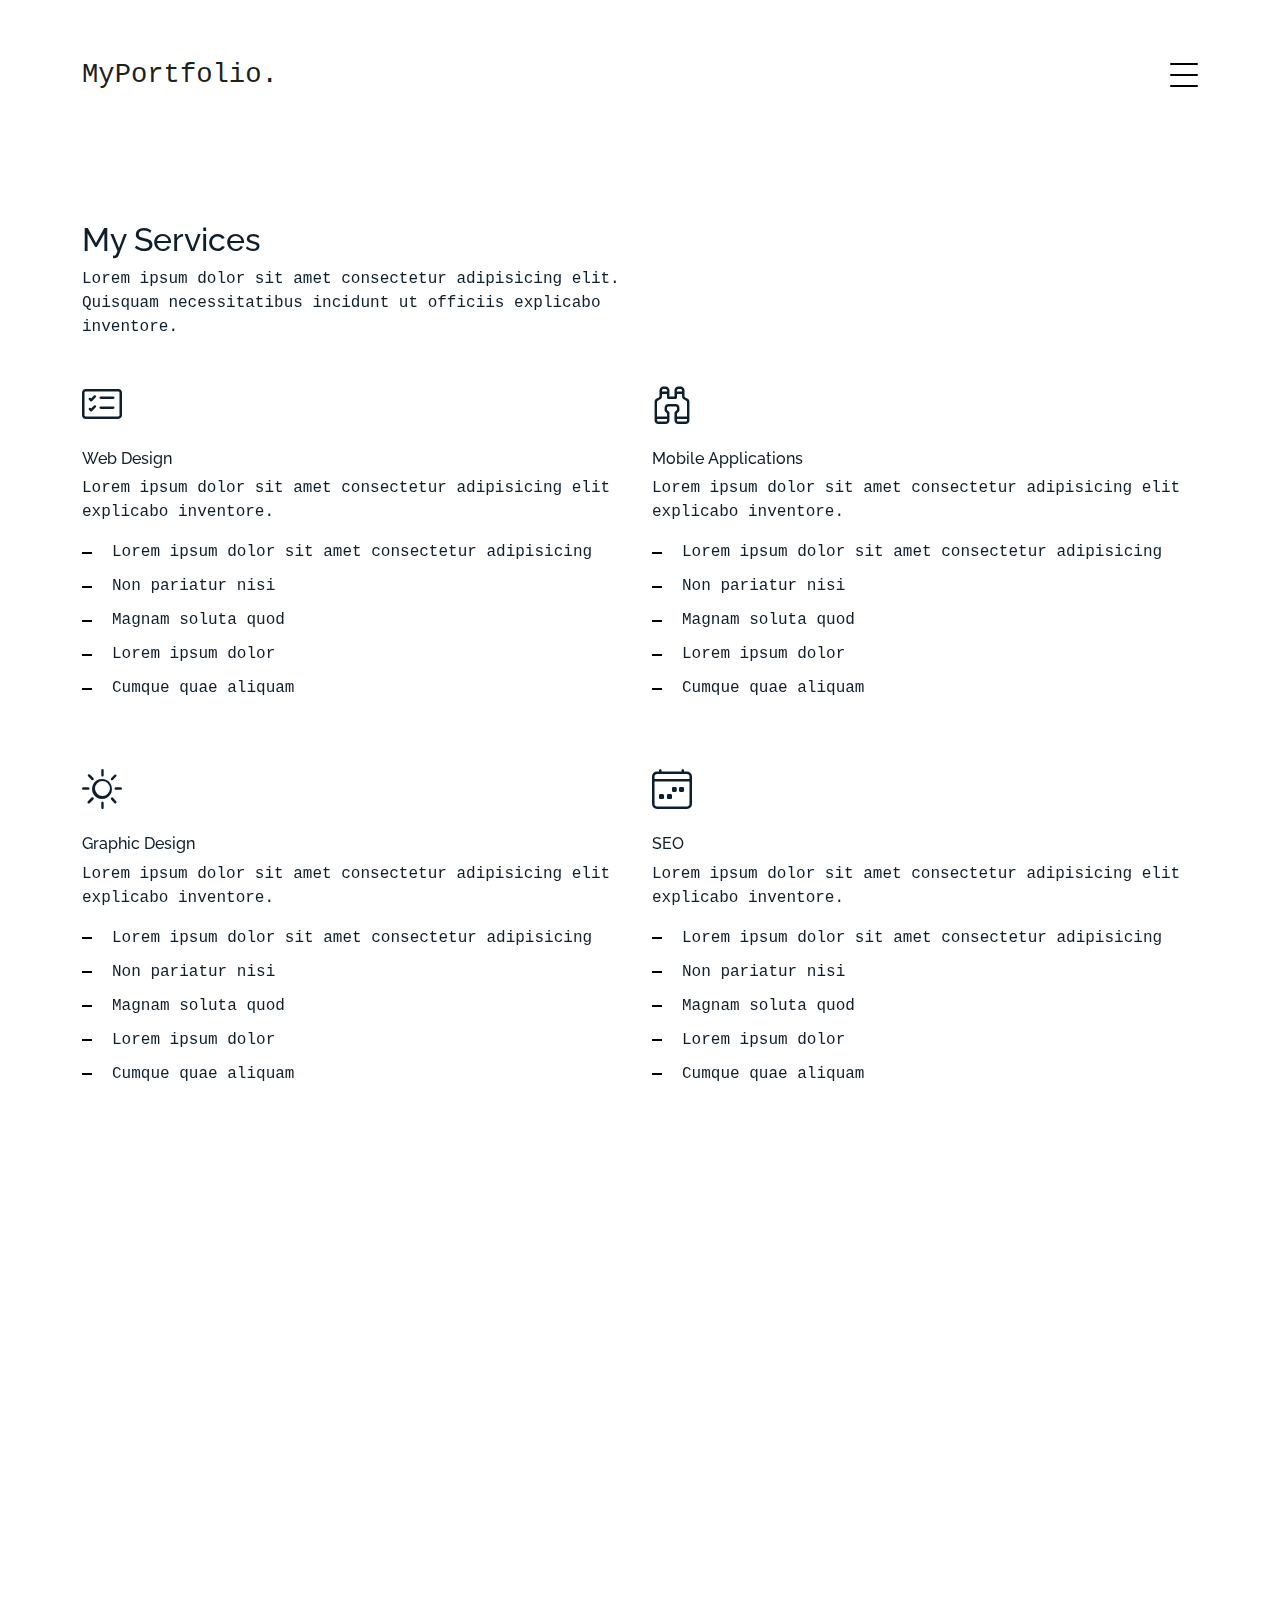
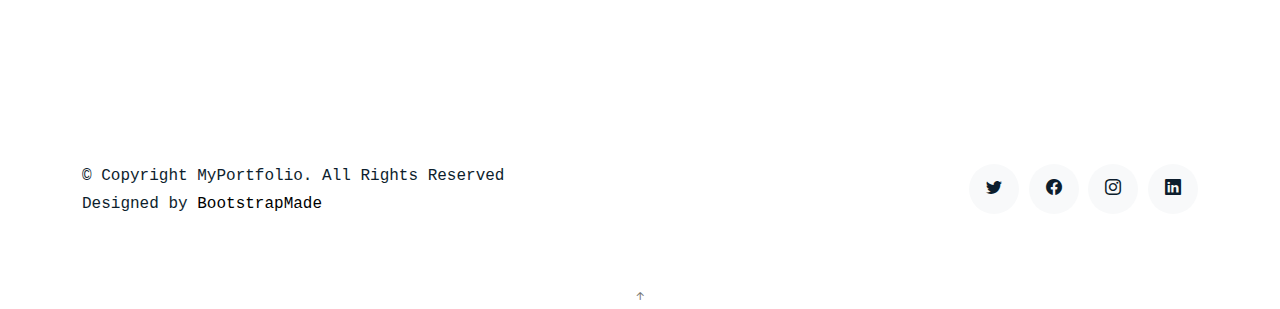
<file: services.html>
<!DOCTYPE html>
<html lang="en">

<head>
  <meta charset="utf-8">
  <meta content="width=device-width, initial-scale=1.0" name="viewport">

  <title>MyPortfolio Bootstrap Template - Services</title>
  <meta content="" name="description">
  <meta content="" name="keywords">

  <!-- Favicons -->
  <link href="assets/img/favicon.png" rel="icon">
  <link href="assets/img/apple-touch-icon.png" rel="apple-touch-icon">

  <!-- Google Fonts -->
  <link href="https://fonts.googleapis.com/css?family=https://fonts.googleapis.com/css?family=Inconsolata:400,500,600,700|Raleway:400,400i,500,500i,600,600i,700,700i" rel="stylesheet">

  <!-- Vendor CSS Files -->
  <link href="assets/vendor/aos/aos.css" rel="stylesheet">
  <link href="assets/vendor/bootstrap/css/bootstrap.min.css" rel="stylesheet">
  <link href="assets/vendor/bootstrap-icons/bootstrap-icons.css" rel="stylesheet">
  <link href="assets/vendor/swiper/swiper-bundle.min.css" rel="stylesheet">

  <!-- Template Main CSS File -->
  <link href="assets/css/style.css" rel="stylesheet">

  <!-- =======================================================
  * Template Name: MyPortfolio - v4.7.0
  * Template URL: https://bootstrapmade.com/myportfolio-bootstrap-portfolio-website-template/
  * Author: BootstrapMade.com
  * License: https://bootstrapmade.com/license/
  ======================================================== -->
</head>

<body>

  <!-- ======= Navbar ======= -->
  <div class="collapse navbar-collapse custom-navmenu" id="main-navbar">
    <div class="container py-2 py-md-5">
      <div class="row align-items-start">
        <div class="col-md-2">
          <ul class="custom-menu">
            <li><a href="index.html">Home</a></li>
            <li><a href="about.html">About Me</a></li>
            <li class="active"><a href="services.html">Services</a></li>
            <li><a href="works.html">Works</a></li>
            <li><a href="contact.html">Contact</a></li>
          </ul>
        </div>
        <div class="col-md-6 d-none d-md-block  mr-auto">
          <div class="tweet d-flex">
            <span class="bi bi-twitter text-white mt-2 mr-3"></span>
            <div>
              <p><em>Lorem ipsum dolor sit amet consectetur adipisicing elit. Quisquam necessitatibus incidunt ut officiis explicabo inventore. <br> <a href="#">t.co/v82jsk</a></em></p>
            </div>
          </div>
        </div>
        <div class="col-md-4 d-none d-md-block">
          <h3>Hire Me</h3>
          <p>Lorem ipsum dolor sit amet consectetur adipisicing elit. Quisquam necessitatibus incidunt ut officiisexplicabo inventore. <br> <a href="#">myemail@gmail.com</a></p>
        </div>
      </div>

    </div>
  </div>

  <nav class="navbar navbar-light custom-navbar">
    <div class="container">
      <a class="navbar-brand" href="index.html">MyPortfolio.</a>
      <a href="#" class="burger" data-bs-toggle="collapse" data-bs-target="#main-navbar">
        <span></span>
      </a>
    </div>
  </nav>

  <main id="main">

    <section class="section">
      <div class="container">
        <div class="row mb-4 align-items-center">
          <div class="col-md-6" data-aos="fade-up">

            <h2>My Services</h2>
            <p>Lorem ipsum dolor sit amet consectetur adipisicing elit. Quisquam necessitatibus incidunt ut officiis
              explicabo inventore.</p>

          </div>

        </div>
      </div>

      <div class="site-section pb-0 services">
        <div class="container">

          <div class="row">

            <div class="col-12 col-sm-6 col-md-6 col-lg-6 mb-5" data-aos="fade-up" data-aos-delay="">
              <i class="bi bi-card-checklist"></i>
              <h4 class="h4 mb-2">Web Design</h4>
              <p>Lorem ipsum dolor sit amet consectetur adipisicing elit explicabo inventore.</p>
              <ul class="list-unstyled list-line">
                <li>Lorem ipsum dolor sit amet consectetur adipisicing</li>
                <li>Non pariatur nisi</li>
                <li>Magnam soluta quod</li>
                <li>Lorem ipsum dolor</li>
                <li>Cumque quae aliquam</li>
              </ul>
            </div>
            <div class="col-12 col-sm-6 col-md-6 col-lg-6 mb-5" data-aos="fade-up" data-aos-delay="100">
              <i class="bi bi-binoculars"></i>
              <h4 class="h4 mb-2">Mobile Applications</h4>
              <p>Lorem ipsum dolor sit amet consectetur adipisicing elit explicabo inventore.</p>
              <ul class="list-unstyled list-line">
                <li>Lorem ipsum dolor sit amet consectetur adipisicing</li>
                <li>Non pariatur nisi</li>
                <li>Magnam soluta quod</li>
                <li>Lorem ipsum dolor</li>
                <li>Cumque quae aliquam</li>
              </ul>
            </div>
            <div class="col-12 col-sm-6 col-md-6 col-lg-6 mb-5" data-aos="fade-up" data-aos-delay="">
              <i class="bi bi-brightness-high"></i>
              <h4 class="h4 mb-2">Graphic Design</h4>
              <p>Lorem ipsum dolor sit amet consectetur adipisicing elit explicabo inventore.</p>
              <ul class="list-unstyled list-line">
                <li>Lorem ipsum dolor sit amet consectetur adipisicing</li>
                <li>Non pariatur nisi</li>
                <li>Magnam soluta quod</li>
                <li>Lorem ipsum dolor</li>
                <li>Cumque quae aliquam</li>
              </ul>
            </div>
            <div class="col-12 col-sm-6 col-md-6 col-lg-6 mb-5" data-aos="fade-up" data-aos-delay="100">
              <i class="bi bi-calendar4-week"></i>
              <h4 class="h4 mb-2">SEO</h4>
              <p>Lorem ipsum dolor sit amet consectetur adipisicing elit explicabo inventore.</p>
              <ul class="list-unstyled list-line">
                <li>Lorem ipsum dolor sit amet consectetur adipisicing</li>
                <li>Non pariatur nisi</li>
                <li>Magnam soluta quod</li>
                <li>Lorem ipsum dolor</li>
                <li>Cumque quae aliquam</li>
              </ul>
            </div>
          </div>
        </div>
      </div>
    </section>

    <!-- ======= Testimonials Section ======= -->
    <section class="section pt-0">
      <div class="container">

        <div class="testimonials-slider swiper" data-aos="fade-up" data-aos-delay="100">
          <div class="swiper-wrapper">

            <div class="swiper-slide">
              <div class="testimonial-wrap">
                <div class="testimonial">
                  <img src="assets/img/person_1.jpg" alt="Image" class="img-fluid">
                  <blockquote>
                    <p>Lorem ipsum dolor sit amet consectetur adipisicing elit. Quisquam necessitatibus incidunt ut officiis
                      explicabo inventore.</p>
                  </blockquote>
                  <p>&mdash; Jean Hicks</p>
                </div>
              </div>
            </div><!-- End testimonial item -->

            <div class="swiper-slide">
              <div class="testimonial-wrap">
                <div class="testimonial">
                  <img src="assets/img/person_2.jpg" alt="Image" class="img-fluid">
                  <blockquote>
                    <p>Lorem ipsum dolor sit amet consectetur adipisicing elit. Quisquam necessitatibus incidunt ut officiis
                      explicabo inventore.</p>
                  </blockquote>
                  <p>&mdash; Chris Stanworth</p>
                </div>
              </div>
            </div><!-- End testimonial item -->

          </div>
          <div class="swiper-pagination"></div>
        </div>

      </div>
    </section><!-- End Testimonials Section -->

  </main><!-- End #main -->

  <!-- ======= Footer ======= -->
  <footer class="footer" role="contentinfo">
    <div class="container">
      <div class="row">
        <div class="col-sm-6">
          <p class="mb-1">&copy; Copyright MyPortfolio. All Rights Reserved</p>
          <div class="credits">
            <!--
            All the links in the footer should remain intact.
            You can delete the links only if you purchased the pro version.
            Licensing information: https://bootstrapmade.com/license/
            Purchase the pro version with working PHP/AJAX contact form: https://bootstrapmade.com/buy/?theme=MyPortfolio
          -->
            Designed by <a href="https://bootstrapmade.com/">BootstrapMade</a>
          </div>
        </div>
        <div class="col-sm-6 social text-md-end">
          <a href="#"><span class="bi bi-twitter"></span></a>
          <a href="#"><span class="bi bi-facebook"></span></a>
          <a href="#"><span class="bi bi-instagram"></span></a>
          <a href="#"><span class="bi bi-linkedin"></span></a>
        </div>
      </div>
    </div>
  </footer>

  <a href="#" class="back-to-top d-flex align-items-center justify-content-center"><i class="bi bi-arrow-up-short"></i></a>

  <!-- Vendor JS Files -->
  <script src="assets/vendor/aos/aos.js"></script>
  <script src="assets/vendor/bootstrap/js/bootstrap.bundle.min.js"></script>
  <script src="assets/vendor/isotope-layout/isotope.pkgd.min.js"></script>
  <script src="assets/vendor/swiper/swiper-bundle.min.js"></script>
  <script src="assets/vendor/php-email-form/validate.js"></script>

  <!-- Template Main JS File -->
  <script src="assets/js/main.js"></script>

</body>

</html>
</file>
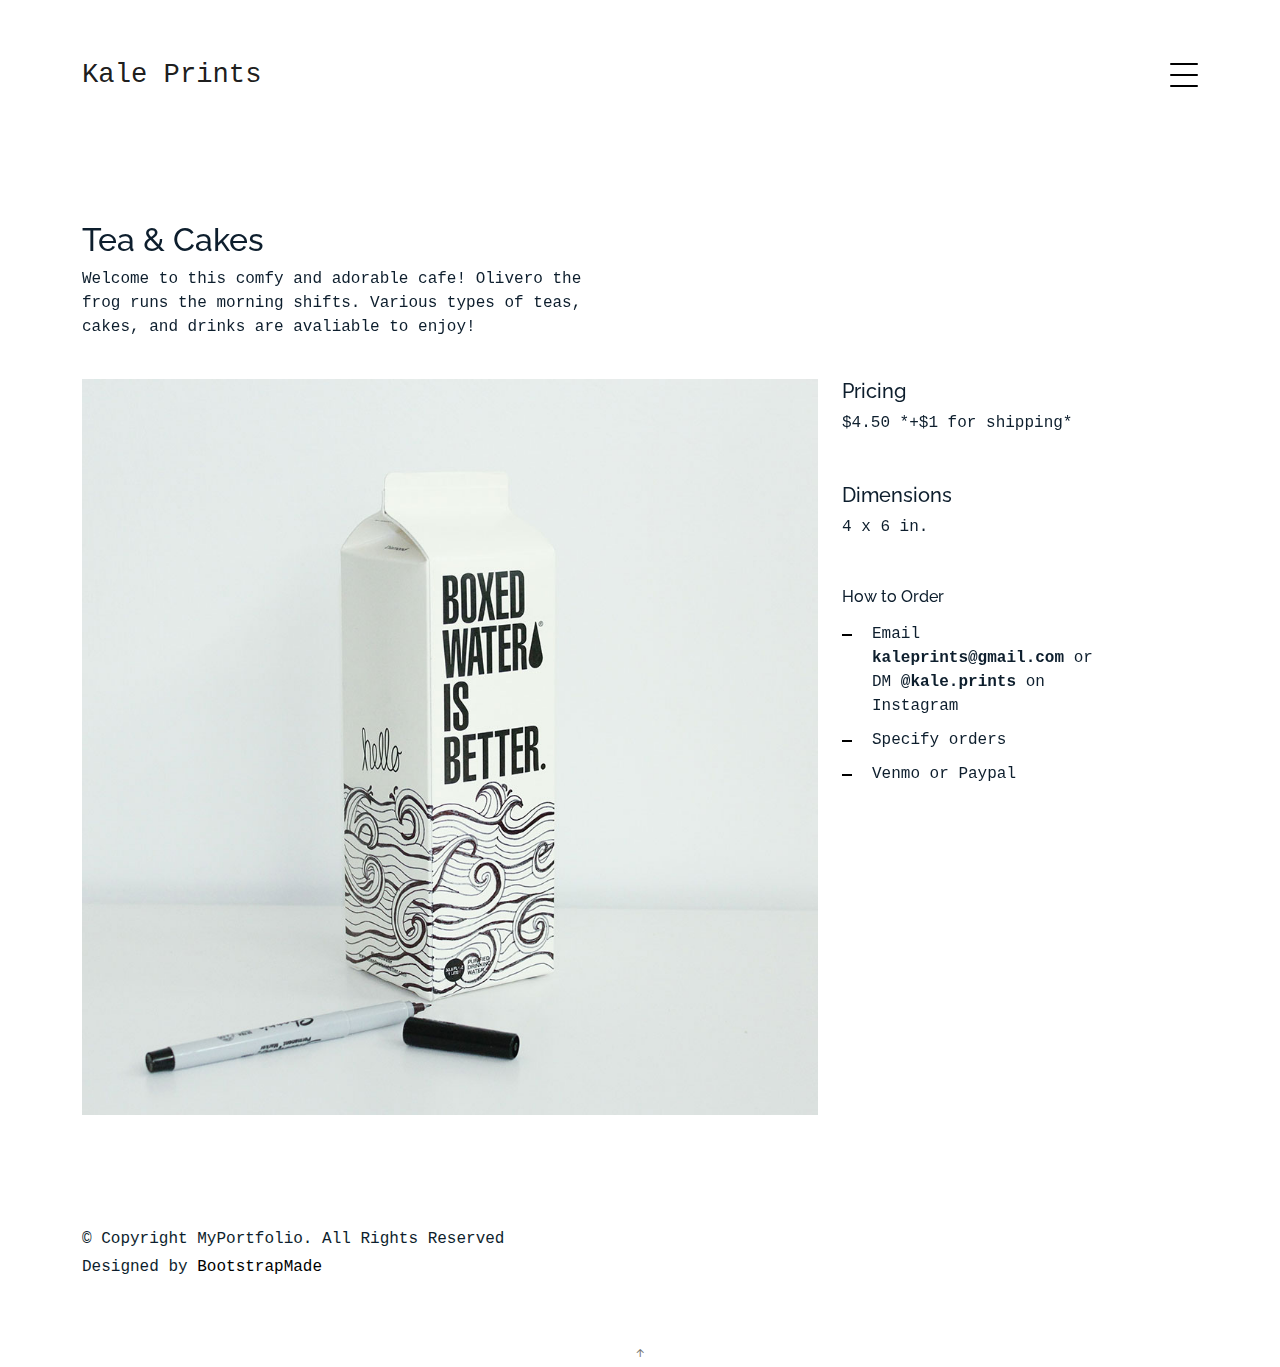
<file: tea-cakes.html>
<!DOCTYPE html>
<html lang="en">

<head>
  <meta charset="utf-8">
  <meta content="width=device-width, initial-scale=1.0" name="viewport">

  <title>Tea & Cakes</title>
  <meta content="" name="description">
  <meta content="" name="keywords">

  <!-- Favicons -->
  <link href="assets/img/favicon.png" rel="icon">
  <link href="assets/img/apple-touch-icon.png" rel="apple-touch-icon">

  <!-- Google Fonts -->
  <link href="https://fonts.googleapis.com/css?family=https://fonts.googleapis.com/css?family=Inconsolata:400,500,600,700|Raleway:400,400i,500,500i,600,600i,700,700i" rel="stylesheet">

  <!-- Vendor CSS Files -->
  <link href="assets/vendor/aos/aos.css" rel="stylesheet">
  <link href="assets/vendor/bootstrap/css/bootstrap.min.css" rel="stylesheet">
  <link href="assets/vendor/bootstrap-icons/bootstrap-icons.css" rel="stylesheet">
  <link href="assets/vendor/swiper/swiper-bundle.min.css" rel="stylesheet">

  <!-- Template Main CSS File -->
  <link href="assets/css/style.css" rel="stylesheet">

  <!-- =======================================================
  * Template Name: MyPortfolio - v4.7.0
  * Template URL: https://bootstrapmade.com/myportfolio-bootstrap-portfolio-website-template/
  * Author: BootstrapMade.com
  * License: https://bootstrapmade.com/license/
  ======================================================== -->
</head>

<body>

  <!-- ======= Navbar ======= -->
  <div class="collapse navbar-collapse custom-navmenu" id="main-navbar">
    <div class="container py-2 py-md-5">
      <div class="row align-items-start">
        <div class="col-md-2">
          <ul class="custom-menu">
            <li><a href="index.html">Home</a></li>
            <li><a href="about.html">About Me</a></li>
            <li><a href="contact.html">Contact</a></li>

          </ul>
        </div>
      
        <div class="col-md-4 d-none d-md-block">
          <h3>Hire Me</h3>
          <p>Lorem ipsum dolor sit amet consectetur adipisicing elit. Quisquam necessitatibus incidunt ut officiisexplicabo inventore. <br> <a href="#">myemail@gmail.com</a></p>
        </div>
      </div>

    </div>
  </div>

  <nav class="navbar navbar-light custom-navbar">
    <div class="container">
      <a class="navbar-brand" href="index.html">Kale Prints</a>
      <a href="#" class="burger" data-bs-toggle="collapse" data-bs-target="#main-navbar">
        <span></span>
      </a>
    </div>
  </nav>

  <main id="main">

    <section class="section">
      <div class="container">
        <div class="row mb-4 align-items-center">
          <div class="col-md-6" data-aos="fade-up">
            <h2>Tea & Cakes</h2>
            <p>Welcome to this comfy and adorable cafe! Olivero the frog runs the morning shifts. Various types of teas, cakes, and drinks are avaliable to enjoy! </p>
          </div>
        </div>
      </div>

      <div class="site-section pb-0">
        <div class="container">
          <div class="row align-items-stretch">
            <div class="col-md-8" data-aos="fade-up">
              <img src="assets/img/img_1_big.jpg" alt="Image" class="img-fluid">
            </div>
            <div class="col-md-3 ml-auto" data-aos="fade-up" data-aos-delay="100">
              <div class="sticky-content">
                <h3 class="h3">Pricing</h3>

                <div class="mb-5">
                  <p>$4.50 *+$1 for shipping* </p>
                </div>
				
				<h3 class = "h3"> Dimensions </h3>
				 <div class="mb-5">
                  <p>4 x 6 in. </p>
                </div>

                <h4 class="h4 mb-3">How to Order</h4>
                <ul class="list-unstyled list-line mb-5">
                  <li>Email <b>kaleprints@gmail.com </b>or DM <b>@kale.prints</b> on Instagram</li>
                  <li>Specify orders</li>
                  <li>Venmo or Paypal </li>
                </ul>

          
              </div>
            </div>
          </div>
        </div>
    </section>

   

 
    </section><!-- End Testimonials Section -->

  </main><!-- End #main -->

  <!-- ======= Footer ======= -->
  <footer class="footer" role="contentinfo">
    <div class="container">
      <div class="row">
        <div class="col-sm-6">
          <p class="mb-1">&copy; Copyright MyPortfolio. All Rights Reserved</p>
          <div class="credits">
            <!--
            All the links in the footer should remain intact.
            You can delete the links only if you purchased the pro version.
            Licensing information: https://bootstrapmade.com/license/
            Purchase the pro version with working PHP/AJAX contact form: https://bootstrapmade.com/buy/?theme=MyPortfolio
          -->
            Designed by <a href="https://bootstrapmade.com/">BootstrapMade</a>
          </div>
        </div>
      
      </div>
    </div>
  </footer>

  <a href="#" class="back-to-top d-flex align-items-center justify-content-center"><i class="bi bi-arrow-up-short"></i></a>

  <!-- Vendor JS Files -->
  <script src="assets/vendor/aos/aos.js"></script>
  <script src="assets/vendor/bootstrap/js/bootstrap.bundle.min.js"></script>
  <script src="assets/vendor/isotope-layout/isotope.pkgd.min.js"></script>
  <script src="assets/vendor/swiper/swiper-bundle.min.js"></script>
  <script src="assets/vendor/php-email-form/validate.js"></script>

  <!-- Template Main JS File -->
  <script src="assets/js/main.js"></script>

</body>

</html>
</file>
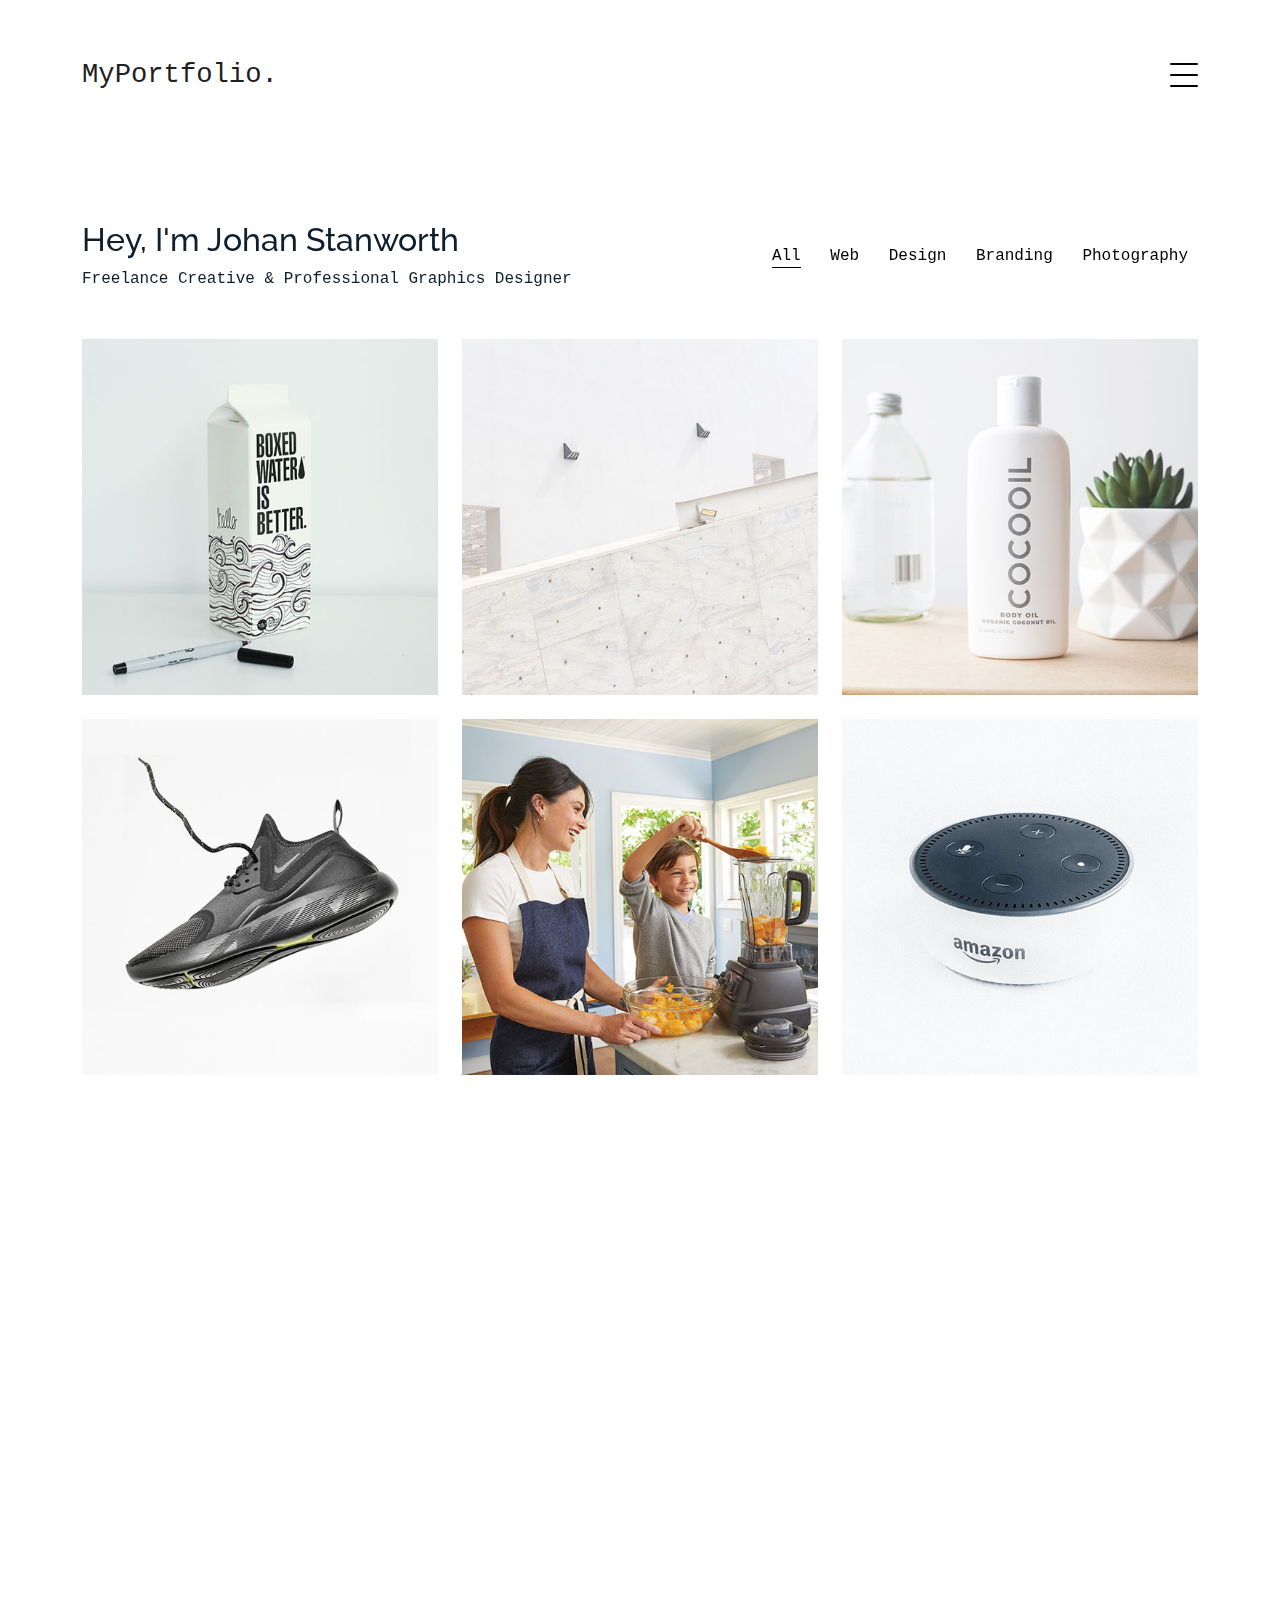
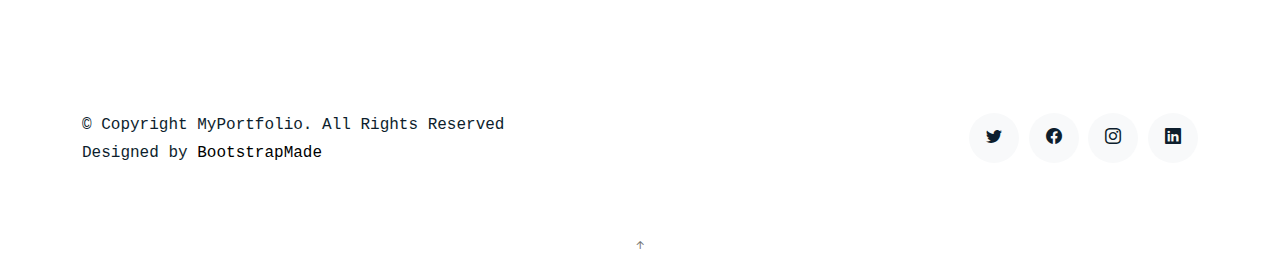
<file: works.html>
<!DOCTYPE html>
<html lang="en">

<head>
  <meta charset="utf-8">
  <meta content="width=device-width, initial-scale=1.0" name="viewport">

  <title>MyPortfolio Bootstrap Template - Works</title>
  <meta content="" name="description">
  <meta content="" name="keywords">

  <!-- Favicons -->
  <link href="assets/img/favicon.png" rel="icon">
  <link href="assets/img/apple-touch-icon.png" rel="apple-touch-icon">

  <!-- Google Fonts -->
  <link href="https://fonts.googleapis.com/css?family=https://fonts.googleapis.com/css?family=Inconsolata:400,500,600,700|Raleway:400,400i,500,500i,600,600i,700,700i" rel="stylesheet">

  <!-- Vendor CSS Files -->
  <link href="assets/vendor/aos/aos.css" rel="stylesheet">
  <link href="assets/vendor/bootstrap/css/bootstrap.min.css" rel="stylesheet">
  <link href="assets/vendor/bootstrap-icons/bootstrap-icons.css" rel="stylesheet">
  <link href="assets/vendor/swiper/swiper-bundle.min.css" rel="stylesheet">

  <!-- Template Main CSS File -->
  <link href="assets/css/style.css" rel="stylesheet">

  <!-- =======================================================
  * Template Name: MyPortfolio - v4.7.0
  * Template URL: https://bootstrapmade.com/myportfolio-bootstrap-portfolio-website-template/
  * Author: BootstrapMade.com
  * License: https://bootstrapmade.com/license/
  ======================================================== -->
</head>

<body>

  <!-- ======= Navbar ======= -->
  <div class="collapse navbar-collapse custom-navmenu" id="main-navbar">
    <div class="container py-2 py-md-5">
      <div class="row align-items-start">
        <div class="col-md-2">
          <ul class="custom-menu">
            <li><a href="index.html">Home</a></li>
            <li><a href="about.html">About Me</a></li>
            <li><a href="services.html">Services</a></li>
            <li class="active"><a href="works.html">Works</a></li>
            <li><a href="contact.html">Contact</a></li>
          </ul>
        </div>
        <div class="col-md-6 d-none d-md-block  mr-auto">
          <div class="tweet d-flex">
            <span class="bi bi-twitter text-white mt-2 mr-3"></span>
            <div>
              <p><em>Lorem ipsum dolor sit amet consectetur adipisicing elit. Quisquam necessitatibus incidunt ut officiis explicabo inventore. <br> <a href="#">t.co/v82jsk</a></em></p>
            </div>
          </div>
        </div>
        <div class="col-md-4 d-none d-md-block">
          <h3>Hire Me</h3>
          <p>Lorem ipsum dolor sit amet consectetur adipisicing elit. Quisquam necessitatibus incidunt ut officiisexplicabo inventore. <br> <a href="#">myemail@gmail.com</a></p>
        </div>
      </div>

    </div>
  </div>

  <nav class="navbar navbar-light custom-navbar">
    <div class="container">
      <a class="navbar-brand" href="index.html">MyPortfolio.</a>
      <a href="#" class="burger" data-bs-toggle="collapse" data-bs-target="#main-navbar">
        <span></span>
      </a>
    </div>
  </nav>

  <main id="main">

    <!-- ======= Works Section ======= -->
    <section class="section site-portfolio">
      <div class="container">
        <div class="row mb-5 align-items-center">
          <div class="col-md-12 col-lg-6 mb-4 mb-lg-0" data-aos="fade-up">
            <h2>Hey, I'm Johan Stanworth</h2>
            <p class="mb-0">Freelance Creative &amp; Professional Graphics Designer</p>
          </div>
          <div class="col-md-12 col-lg-6 text-start text-lg-end" data-aos="fade-up" data-aos-delay="100">
            <div id="filters" class="filters">
              <a href="#" data-filter="*" class="active">All</a>
              <a href="#" data-filter=".web">Web</a>
              <a href="#" data-filter=".design">Design</a>
              <a href="#" data-filter=".branding">Branding</a>
              <a href="#" data-filter=".photography">Photography</a>
            </div>
          </div>
        </div>
        <div id="portfolio-grid" class="row no-gutter" data-aos="fade-up" data-aos-delay="200">
          <div class="item web col-sm-6 col-md-4 col-lg-4 mb-4">
            <a href="work-single.html" class="item-wrap fancybox">
              <div class="work-info">
                <h3>Boxed Water</h3>
                <span>Web</span>
              </div>
              <img class="img-fluid" src="assets/img/img_1.jpg">
            </a>
          </div>
          <div class="item photography col-sm-6 col-md-4 col-lg-4 mb-4">
            <a href="work-single.html" class="item-wrap fancybox">
              <div class="work-info">
                <h3>Build Indoo</h3>
                <span>Photography</span>
              </div>
              <img class="img-fluid" src="assets/img/img_2.jpg">
            </a>
          </div>
          <div class="item branding col-sm-6 col-md-4 col-lg-4 mb-4">
            <a href="work-single.html" class="item-wrap fancybox">
              <div class="work-info">
                <h3>Cocooil</h3>
                <span>Branding</span>
              </div>
              <img class="img-fluid" src="assets/img/img_3.jpg">
            </a>
          </div>
          <div class="item design col-sm-6 col-md-4 col-lg-4 mb-4">
            <a href="work-single.html" class="item-wrap fancybox">
              <div class="work-info">
                <h3>Nike Shoe</h3>
                <span>Design</span>
              </div>
              <img class="img-fluid" src="assets/img/img_4.jpg">
            </a>
          </div>
          <div class="item photography col-sm-6 col-md-4 col-lg-4 mb-4">
            <a href="work-single.html" class="item-wrap fancybox">
              <div class="work-info">
                <h3>Kitchen Sink</h3>
                <span>Photography</span>
              </div>
              <img class="img-fluid" src="assets/img/img_5.jpg">
            </a>
          </div>
          <div class="item branding col-sm-6 col-md-4 col-lg-4 mb-4">
            <a href="work-single.html" class="item-wrap fancybox">
              <div class="work-info">
                <h3>Amazon</h3>
                <span>brandingn</span>
              </div>
              <img class="img-fluid" src="assets/img/img_6.jpg">
            </a>
          </div>
        </div>
      </div>
    </section><!-- End  Works Section -->

    <!-- ======= Testimonials Section ======= -->
    <section class="section pt-0">
      <div class="container">

        <div class="testimonials-slider swiper" data-aos="fade-up" data-aos-delay="100">
          <div class="swiper-wrapper">

            <div class="swiper-slide">
              <div class="testimonial-wrap">
                <div class="testimonial">
                  <img src="assets/img/person_1.jpg" alt="Image" class="img-fluid">
                  <blockquote>
                    <p>Lorem ipsum dolor sit amet consectetur adipisicing elit. Quisquam necessitatibus incidunt ut officiis
                      explicabo inventore.</p>
                  </blockquote>
                  <p>&mdash; Jean Hicks</p>
                </div>
              </div>
            </div><!-- End testimonial item -->

            <div class="swiper-slide">
              <div class="testimonial-wrap">
                <div class="testimonial">
                  <img src="assets/img/person_2.jpg" alt="Image" class="img-fluid">
                  <blockquote>
                    <p>Lorem ipsum dolor sit amet consectetur adipisicing elit. Quisquam necessitatibus incidunt ut officiis
                      explicabo inventore.</p>
                  </blockquote>
                  <p>&mdash; Chris Stanworth</p>
                </div>
              </div>
            </div><!-- End testimonial item -->

          </div>
          <div class="swiper-pagination"></div>
        </div>

      </div>
    </section><!-- End Testimonials Section -->

  </main><!-- End #main -->

  <!-- ======= Footer ======= -->
  <footer class="footer" role="contentinfo">
    <div class="container">
      <div class="row">
        <div class="col-sm-6">
          <p class="mb-1">&copy; Copyright MyPortfolio. All Rights Reserved</p>
          <div class="credits">
            <!--
            All the links in the footer should remain intact.
            You can delete the links only if you purchased the pro version.
            Licensing information: https://bootstrapmade.com/license/
            Purchase the pro version with working PHP/AJAX contact form: https://bootstrapmade.com/buy/?theme=MyPortfolio
          -->
            Designed by <a href="https://bootstrapmade.com/">BootstrapMade</a>
          </div>
        </div>
        <div class="col-sm-6 social text-md-end">
          <a href="#"><span class="bi bi-twitter"></span></a>
          <a href="#"><span class="bi bi-facebook"></span></a>
          <a href="#"><span class="bi bi-instagram"></span></a>
          <a href="#"><span class="bi bi-linkedin"></span></a>
        </div>
      </div>
    </div>
  </footer>

  <a href="#" class="back-to-top d-flex align-items-center justify-content-center"><i class="bi bi-arrow-up-short"></i></a>

  <!-- Vendor JS Files -->
  <script src="assets/vendor/aos/aos.js"></script>
  <script src="assets/vendor/bootstrap/js/bootstrap.bundle.min.js"></script>
  <script src="assets/vendor/isotope-layout/isotope.pkgd.min.js"></script>
  <script src="assets/vendor/swiper/swiper-bundle.min.js"></script>
  <script src="assets/vendor/php-email-form/validate.js"></script>

  <!-- Template Main JS File -->
  <script src="assets/js/main.js"></script>

</body>

</html>
</file>
<file: assets/css/style.css>
/**
* Template Name: MyPortfolio - v4.7.0
* Template URL: https://bootstrapmade.com/myportfolio-bootstrap-portfolio-website-template/
* Author: BootstrapMade.com
* License: https://bootstrapmade.com/license/
*/

/*--------------------------------------------------------------
# General
--------------------------------------------------------------*/
body {
  font-family: "Inconsolata", monospace;
  color: #0d1e2d;
}

a {
  color: #777;
  text-decoration: none;
}

a:hover {
  color: #000;
}

h1, h2, h3, h4, h5, h6, .font-heading {
  font-family: "Raleway", sans-serif;
}

.section {
  padding: 7rem 0;
}

.filters a {
  text-decoration: none;
  color: #000;
  display: inline-block;
  padding-left: 10px;
  padding-right: 10px;
  position: relative;
}
.filters a:hover, .filters a:focus, .filters a:active {
  text-decoration: none;
}
.filters a:hover:before {
  content: "";
  position: absolute;
  left: 10px;
  right: 10px;
  bottom: 0;
  height: 1px;
  background-color: #000;
}
.filters a.active {
  color: #000;
}
.filters a.active:before {
  content: "";
  position: absolute;
  left: 10px;
  right: 10px;
  bottom: 0;
  height: 1px;
  background-color: #000;
}

.item {
  border: none;
  margin-bottom: 30px;
}
.item .item-wrap {
  display: block;
  position: relative;
  overflow: hidden;
}
.item .item-wrap:after {
  z-index: 2;
  position: absolute;
  content: "";
  top: 0;
  left: 0;
  right: 0;
  bottom: 0;
  background: rgba(0, 0, 0, 0.4);
  visibility: hidden;
  opacity: 0;
  transition: 0.3s all ease-in-out;
}
.item .item-wrap img {
  transition: 0.3s transform ease;
  transform: scale(1);
}
.item .item-wrap > .work-info {
  position: absolute;
  top: 50%;
  width: 100%;
  text-align: center;
  z-index: 3;
  transform: translateY(-50%);
  color: #fff;
  opacity: 0;
  visibility: hidden;
  margin-top: 20px;
  transition: 0.3s all ease;
}
.item .item-wrap > .work-info h3 {
  font-size: 20px;
  margin-bottom: 0;
}
.item .item-wrap > .work-info span {
  font-size: 14px;
  text-transform: uppercase;
  letter-spacing: 0.2rem;
}
.item .item-wrap:hover {
  text-decoration: none;
}
.item .item-wrap:hover img {
  transform: scale(1.05);
}
.item .item-wrap:hover:after {
  opacity: 1;
  visibility: visible;
}
.item .item-wrap:hover .work-info {
  margin-top: 0px;
  opacity: 1;
  visibility: visible;
}

.testimonial-wrap {
  padding: 50px 50px 80px 50px;
  background: #eceff2;
}
.testimonial-wrap .testimonial {
  text-align: center;
  max-width: 500px;
  margin: 0 auto;
}
.testimonial-wrap .testimonial img {
  border-radius: 50%;
  width: 120px;
  margin: 0 auto 30px auto;
}
.testimonial-wrap .testimonial blockquote p {
  font-size: 20px;
}

.h3 {
  font-size: 20px;
}

.h4 {
  font-size: 16px;
}

.heading {
  font-size: 28px;
}

.readmore {
  display: inline-block;
  border: 1px solid #000;
  padding: 10px 15px;
  font-size: 12px;
  text-transform: uppercase;
  color: #000;
  transition: 0.2s all ease;
  font-weight: 700;
}
.readmore:active, .readmore:focus, .readmore:hover {
  outline: none;
}
.readmore:hover {
  color: #fff;
  text-decoration: none;
  background: #000;
}

.testimonials-slider .swiper-pagination {
  margin-top: -60px;
  position: relative;
}
.testimonials-slider .swiper-pagination .swiper-pagination-bullet {
  width: 12px;
  height: 12px;
  background-color: rgba(13, 30, 45, 0.3);
  opacity: 1;
}
.testimonials-slider .swiper-pagination .swiper-pagination-bullet-active {
  background-color: rgba(13, 30, 45, 0.6);
}

.sticky-content {
  position: sticky;
  position: -webkit-sticky;
  top: 0;
  /* required */
}

.list-line li {
  margin-bottom: 10px;
  position: relative;
  padding-left: 30px;
}
.list-line li:before {
  content: "";
  position: absolute;
  left: 0;
  top: 0.7rem;
  width: 10px;
  height: 2px;
  background: #000;
}

.form-control {
  border-radius: 0;
  background: #f8f9fa;
  border: 1px solid transparent;
  padding-top: 10px !important;
  padding-bottom: 10px !important;
}
.form-control:active, .form-control:focus {
  background: #eff1f4;
  outline: none;
  box-shadow: none;
  border: 1px solid transparent;
}

.custom-progress {
  height: 7px;
  border-radius: 0;
}
.custom-progress .progress-bar {
  background: #000;
}

/* Services */
.services i {
  font-size: 40px;
}
.services h4 {
  padding-top: 10px;
}

/* Contact Form */
.php-email-form .error-message {
  display: none;
  color: #fff;
  background: #ed3c0d;
  text-align: left;
  padding: 15px;
  font-weight: 600;
}
.php-email-form .error-message br + br {
  margin-top: 25px;
}
.php-email-form .sent-message {
  display: none;
  color: #fff;
  background: #18d26e;
  text-align: center;
  padding: 15px;
  font-weight: 600;
}
.php-email-form .loading {
  display: none;
  background: #fff;
  text-align: center;
  padding: 15px;
}
.php-email-form .loading:before {
  content: "";
  display: inline-block;
  border-radius: 50%;
  width: 24px;
  height: 24px;
  margin: 0 10px -6px 0;
  border: 3px solid #18d26e;
  border-top-color: #eee;
  -webkit-animation: animate-loading 1s linear infinite;
  animation: animate-loading 1s linear infinite;
}

@-webkit-keyframes animate-loading {
  0% {
    transform: rotate(0deg);
  }
  100% {
    transform: rotate(360deg);
  }
}

@keyframes animate-loading {
  0% {
    transform: rotate(0deg);
  }
  100% {
    transform: rotate(360deg);
  }
}
/*--------------------------------------------------------------
# Header
--------------------------------------------------------------*/
/* Custom Navmenu */
.custom-navmenu {
  background: 
#6c9e46
;
}
.custom-navmenu .custom-menu, .custom-navmenu .custom-menu li {
  padding: 0;
  margin: 0;
  list-style: none;
}
.custom-navmenu .custom-menu li {
  margin-bottom: 0;
  font-size: 20px;
}
.custom-navmenu .custom-menu li a {
  color: #fff;
  padding: 10px 0 !important;
}
.custom-navmenu .custom-menu li a:hover {
  text-decoration: none;
}
.custom-navmenu .custom-menu li.active a {
  text-decoration: underline;
}
.custom-navmenu h3 {
  font-size: 20px;
  color: #fff;
}
.custom-navmenu p {
  color: rgba(255, 255, 255, 0.6);
}
.custom-navmenu a {
  color: rgba(255, 255, 255, 0.7);
}
.custom-navmenu a:hover {
  color: #fff;
}

/* Custom Navbar */
.custom-navbar {
  padding-top: 50px;
  width: 100%;
}
@media (max-width: 780px) {
  .custom-navbar > .container {
    padding-right: 0;
    padding-left: 0;
  }
}
.custom-navbar .navbar-brand {
  font-size: 1.7rem;
}

/* Burger */
.burger {
  width: 28px;
  height: 32px;
  cursor: pointer;
  position: relative;
}

.burger:before, .burger span, .burger:after {
  width: 100%;
  height: 2px;
  display: block;
  background: #000;
  border-radius: 2px;
  position: absolute;
  opacity: 1;
}

.burger:before, .burger:after {
  transition: top 0.35s cubic-bezier(0.23, 1, 0.32, 1), transform 0.35s cubic-bezier(0.23, 1, 0.32, 1), opacity 0.35s cubic-bezier(0.23, 1, 0.32, 1), background-color 1.15s cubic-bezier(0.86, 0, 0.07, 1);
  -webkit-transition: top 0.35s cubic-bezier(0.23, 1, 0.32, 1), -webkit-transform 0.35s cubic-bezier(0.23, 1, 0.32, 1), opacity 0.35s cubic-bezier(0.23, 1, 0.32, 1), background-color 1.15s cubic-bezier(0.86, 0, 0.07, 1);
  content: "";
}

.burger:before {
  top: 4px;
}

.burger span {
  top: 15px;
}

.burger:after {
  top: 26px;
}

/* Hover */
.burger:hover:before {
  top: 7px;
}

.burger:hover:after {
  top: 23px;
}

/* Click */
.burger.active span {
  opacity: 0;
}

.burger.active:before, .burger.active:after {
  top: 40%;
}

.burger.active:before {
  transform: rotate(45deg);
}

.burger.active:after {
  transform: rotate(-45deg);
}

.burger:focus {
  outline: none;
}

/*--------------------------------------------------------------
# Footer
--------------------------------------------------------------*/
.footer {
  padding: 0 0 4rem 0;
}
.footer a {
  color: #000;
}

.social a {
  display: inline-block;
  width: 50px;
  height: 50px;
  border-radius: 50%;
  background: #f8f9fa;
  position: relative;
  text-align: center;
  color: #0d1e2d;
}
.social a span {
  display: inline-block;
  left: 50%;
  position: absolute;
  top: 50%;
  transform: translate(-50%, -50%);
}
.social a:hover {
  color: #000;
}
</file>
